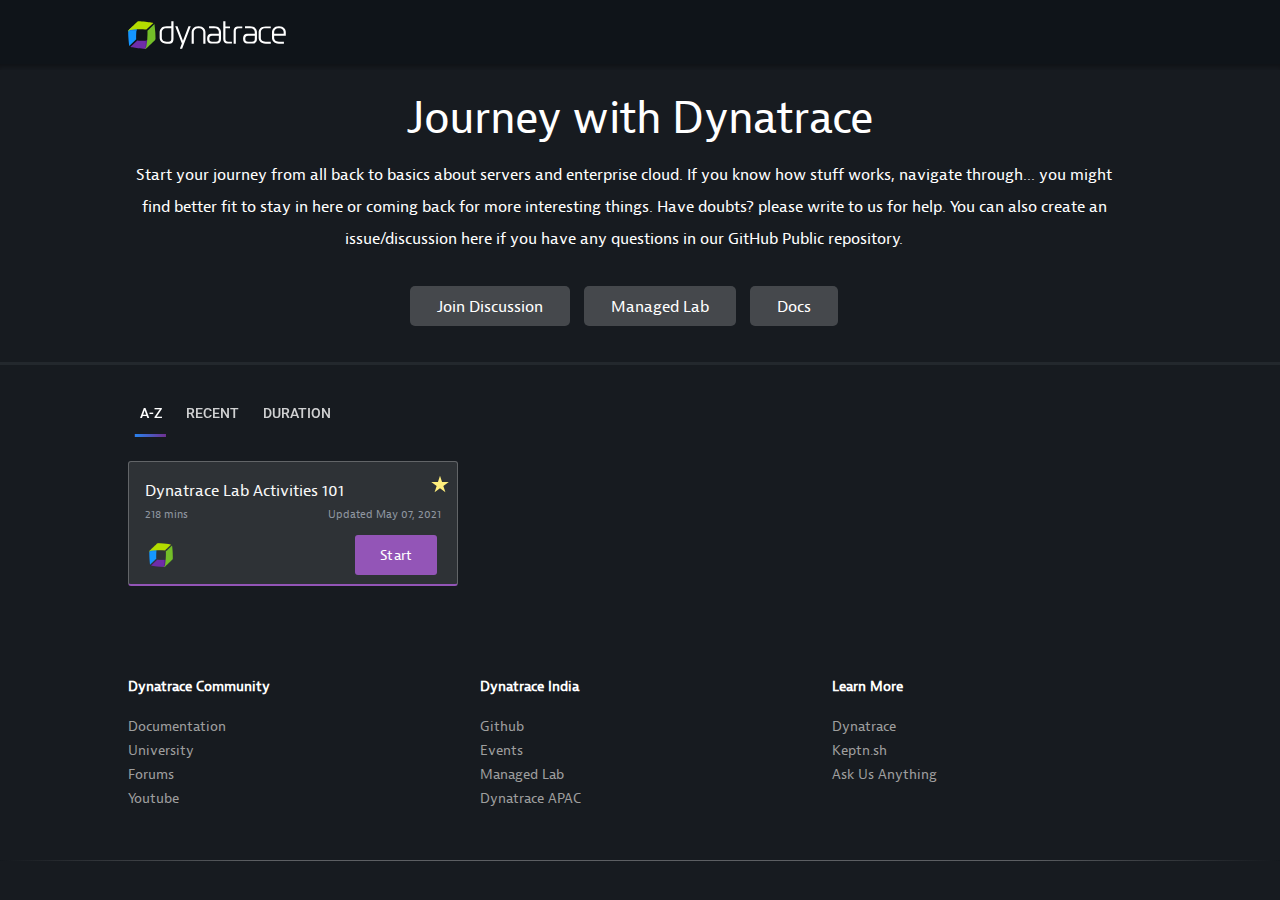
<file: index.html>
<!DOCTYPE html>
<html lang="en">

<head>
    <meta charset="utf-8">
    <meta name="description"
        content="Start your journey from all back to basics about servers and enterprise cloud. If you know how stuff works, navigate through... you might find better fit to stay in here or coming back for more interesting things. Have doubts? please email it to us at DT-IND-ES@dynatrace.com for help.">
    <meta name="viewport" content="width=device-width,initial-scale=1">
    <meta name="generator" content="Dynatrace">
    <meta name="application-name" content="Dynatrace India ACE Services">
    <!--Adding Monitoring Snippet-->
    <script type="text/javascript" src="https://trn567.dynatrace-managed.com:9999/jstag/managed/c08a8ab3-83c9-4efe-8903-73ed21722e70/6b617a3e7e9dd614_complete.js" crossorigin="anonymous"></script>
    <link rel="canonical" href="https://dynatrace-india.github.io/">
    <link rel="preconnect" href="https://www.google-analytics.com">
    <!-- Global site tag (gtag.js) - Google Analytics -->
    <script async src="https://www.googletagmanager.com/gtag/js?id=G-59D7VS39H4"></script>
    <script>
        window.dataLayer = window.dataLayer || [];
        function gtag() { dataLayer.push(arguments); }
        gtag('js', new Date());

        gtag('config', 'G-59D7VS39H4');
    </script>
    <title>Dynatrace India ACE</title>
    <link rel="stylesheet" href="/styles/main.css">
    <link rel="import" href="/elements/elements.html">
    <style is="custom-style">
        :root {
            --paper-tabs-selection-bar-color: currentcolor;

            --paper-input-container-underline: {
                display: none
            }

            ;
            --paper-input-container-underline-focus: {
                display: none
            }

            ;
        }
        .dropdown-filter {
            --paper-input-container: {
                background-color: #23282d;
                display: block;
                padding: 4px
            }
        }
    </style>
    <meta name="apple-mobile-web-app-capable" content="yes">
    <meta name="apple-mobile-web-app-status-bar-style" content="#455a64">
    <meta name="apple-mobile-web-app-title" content="Dynatrace">
    <!-- Favicons -->
    <link rel="apple-touch-icon" sizes="57x57" href="images/favicons/apple-icon-57x57.png">
    <link rel="apple-touch-icon" sizes="60x60" href="images/favicons/apple-icon-60x60.png">
    <link rel="apple-touch-icon" sizes="72x72" href="images/favicons/apple-icon-72x72.png">
    <link rel="apple-touch-icon" sizes="76x76" href="images/favicons/apple-icon-76x76.png">
    <link rel="apple-touch-icon" sizes="114x114" href="images/favicons/apple-icon-114x114.png">
    <link rel="apple-touch-icon" sizes="120x120" href="images/favicons/apple-icon-120x120.png">
    <link rel="apple-touch-icon" sizes="144x144" href="images/favicons/apple-icon-144x144.png">
    <link rel="apple-touch-icon" sizes="152x152" href="images/favicons/apple-icon-152x152.png">
    <link rel="apple-touch-icon" sizes="180x180" href="images/favicons/apple-icon-180x180.png">
    <link rel="icon" type="image/png" sizes="192x192" href="images/favicons/android-icon-192x192.png">
    <link rel="icon" type="image/png" sizes="32x32" href="images/favicons/favicon-32x32.png">
    <link rel="icon" type="image/png" sizes="96x96" href="images/favicons/favicon-96x96.png">
    <link rel="icon" type="image/png" sizes="16x16" href="images/favicons/favicon-16x16.png">
    <link rel="manifest" href="images/favicons/manifest.json">
    <meta name="msapplication-TileColor" content="#455a64">
    <meta name="msapplication-TileImage" content="images/favicons/ms-icon-144x144.png">

    <meta name="theme-color" content="#455a64">
    <meta name="og:type" property="og:type" content="website">
    <meta name="og:title" property="og:title" content="Dynatrace">
    <meta name="og:description" property="og:description"
        content="Start your journey from all back to basics about servers and enterprise cloud. If you know how stuff works, navigate through... you might find better fit to stay in here or coming back for more interesting things. Have doubts? please email it to us at DT-IND-ES@dynatrace.com for help.">
    <meta name="og:url" property="og:url" content="https://dynatrace-india.github.io/">
    <meta name="og:site_name" property="og:site_name" content="India Transform Labs">
    <meta name="og:determiner" property="og:determiner" content="the">
    <meta name="og:locale" property="og:locale" content="en_US">
    <meta name="og:image" property="og:image" content="/images/og-image.png">
    <meta name="og:image:url" property="og:image:url" content="/images/og-image.png">
    <meta name="og:image:type" property="og:image:type" content="image/png">
    <meta name="og:image:width" property="og:image:width" content="1200">
    <meta name="og:image:height" property="og:image:height" content="1200">
    <meta name="og:image:alt" property="og:image:alt" content="Dynatrace">
    <meta name="twitter:card" property="twitter:card" content="summary_large_image">
    <meta name="twitter:title" property="twitter:title" content="Dynatrace">
    <meta name="twitter:description" property="twitter:description"
        content="Start your journey from all back to basics about servers and enterprise cloud. If you know how stuff works, navigate through... you might find better fit to stay in here or coming back for more interesting things. Have doubts? please email it to us at DT-IND-ES@dynatrace.com for help.">
    <meta name="twitter:image" property="twitter:image" content="/images/og-image.png">
    <meta name="twitter:url" property="twitter:url" content="https://dynatrace-india.github.io/">
</head>

<body id="app" is="body-bind" class="loading fullbleed">
    <paper-header-panel id="main" mode="standard" main>
        <div id="mainToolbar" class="paper-header">
            <div class="site-width layout horizontal">
                <a href="/">
                    <img src="/images/dynatrace-logo.svg" class="logo-devs" alt="Dynatrace Logo">
                </a>
            </div>
        </div>
        <header id="banner" down$="[[_toBoolean(selectedFilter)]]">
            <div class="site-width">
                <h2 class="banner-title" style="text-align: center;">Journey with Dynatrace</h2>
                <div class="banner-description" data-filter-selected$="[[_toBoolean(selectedFilter)]]">
                    <p class="banner-info" style="text-align: center;">
                        Start your journey from all back to basics about servers and enterprise cloud. If you know how
                        stuff works, navigate through... you might find better fit to stay in here or coming back for
                        more interesting things. Have doubts? please write to us for help. You can also
                        create an issue/discussion here if you have any questions in our GitHub Public repository.
                        <br>
                        <!--Coming Soon
                        <a href="" class="button">Team</a>
                        <a href="" class="button">Experiences & Talks</a>
                        <a href="" class="button">Workshops & Trainings</a>
                        <a href="" class="button">Podcast</a>
                        -->
                        <a href="https://github.com/Dynatrace-India/Dynatrace-Training" class="button button-with-icon button-white">
                            Join Discussion
                        </a>
                        <a href="https://lab.dt-transform.com" class="button button-with-icon button-white">
                            Managed Lab
                        </a>
                        <a href="https://dt-transform.com/docs" class="button button-with-icon button-white">
                            Docs
                        </a>
                    </p>
                </div>
            </div>
        </header>
        <main>

            <div id="filters" class="site-width layout horizontal center justified">

                <div id="sortby">
                    <paper-tabs selected="0" noink on-iron-activate="sortBy">
                        <paper-tab>A-Z</paper-tab>
                        <paper-tab>Recent</paper-tab>
                        <paper-tab>Duration</paper-tab>
                    </paper-tabs>
                </div>
                <!--
                <paper-dropdown-menu label="Filter by category" class="dropdown-filter" no-label-float noink no-animations>
                    <paper-listbox id="categorylist" slot="dropdown-content" class="dropdown-content" on-iron-activate="onCategoryActivate" attr-for-selected="filter">
                        <paper-item filter="adv-obs">adv-obs</paper-item>
                        <paper-item filter="autonomous-cloud">autonomous-cloud</paper-item>
                        <paper-item filter="bizops">bizops</paper-item>
                        <paper-item filter="dem">dem</paper-item>
                        <paper-item filter="get-started">get-started</paper-item>
                        <paper-item filter="kubernetes">kubernetes</paper-item>
                        <paper-item filter="kubernetes-gke">kubernetes-gke</paper-item>
                    </paper-listbox>
                </paper-dropdown-menu>
                -->

            </div>

            <card-sorter id="cards" class="site-width">
                <!--
                <a href="https://interact.dynatrace.com/" on-tap="navigate" class="codelab-card category-apps-microservices" data-category="apps-microservices" data-title="Apps And Microservices Demo" data-duration="136" data-updated="2020-07-28T15:48:24+10:00" data-tags="apps-microservices" data-pin="1">
                    <div class="description">Apps & Microservices</div>
                    <div class="card-duration">
                        <span>INTERACTIVE DEMO</span>
                        <span></span>
                    </div>
                    <div class="card-footer">
                        <div class="category-icon apps-microservices-icon"></div>
                        <paper-button class="apps-microservices-bg">Start</paper-button>
                    </div>
                </a>


                <a href="https://interact.dynatrace.com/infrastructure-demo/p/1" on-tap="navigate" class="codelab-card category-infrastructure" data-category="apps-microservices" data-title="Apps And Microservices Demo" data-duration="136" data-updated="2020-07-28T15:48:24+10:00" data-tags="apps-microservices" data-pin="1">
                    <div class="description">Infrastructure</div>
                    <div class="card-duration">
                        <span>INTERACTIVE DEMO</span>
                        <span></span>
                    </div>
                    <div class="card-footer">
                        <div class="category-icon infrastructure-icon"></div>
                        <paper-button class="infrastructure-bg">Start</paper-button>
                    </div>
                </a>
                <a href="https://interact.dynatrace.com/davis-explained/p/1" on-tap="navigate" class="codelab-card category-davis" data-category="apps-microservices" data-title="Apps And Microservices Demo" data-duration="136" data-updated="2020-07-28T15:48:24+10:00" data-tags="apps-microservices" data-pin="1">
                    <div class="description">Dynatrace DAVIS Explained</div>
                    <div class="card-duration">
                        <span>INTERACTIVE DEMO</span>
                        <span></span>
                    </div>
                    <div class="card-footer">
                        <div class="category-icon davis-icon"></div>
                        <paper-button class="davis-bg">Start</paper-button>
                    </div>
                </a>
                -->
                <a href="/trainings/dynatrace-basics-activities-101/" on-tap="navigate"
                    class="codelab-card category-get-started" data-category="get-started"
                    data-title="Dynatrace Lab Activities 101" data-duration="15"
                    data-updated="2021-05-02T11:47:49+05:30" data-tags="microlab" data-pin="1">
                    <div class="card-pin"></div>
                    <div class="description">Dynatrace Lab Activities 101</div>
                    <div class="card-duration">
                        <span>218 mins </span>
                        <span>Updated May 07, 2021</span>
                    </div>
                    <div class="card-footer">
                        <div class="category-icon get-started-icon"></div>
                        <paper-button class="get-started-bg">Start</paper-button>
                    </div>
                </a>
                <!--
                <a href="/workshops/advanced-observability/index.html?index=..%2F..index" on-tap="navigate" class="codelab-card category-adv-obs" data-category="adv-obs" data-title="Advanced Observability with Dynatrace" data-duration="64" data-updated="2020-10-02T11:58:04+10:00" data-tags="adv-obs" data-pin="">
                    <div class="description">Advanced Observability with Dynatrace</div>
                    <div class="card-duration">
                        <span>64 min </span>
                        <span>Updated Oct 2, 2020</span>
                    </div>
                    <div class="card-footer">
                        <div class="category-icon adv-obs-icon"></div>
                        <paper-button class="adv-obs-bg">Start</paper-button>
                    </div>
                </a>
                <a href="/workshops/autonomous-cloud/index.html?index=..%2F..index" on-tap="navigate" class="codelab-card category-autonomous-cloud" data-category="autonomous-cloud" data-title="Autonomous Cloud with Dynatrace" data-duration="119" data-updated="2020-07-23T16:32:52+10:00" data-tags="autonomous-cloud" data-pin="">
                    <div class="description">Autonomous Cloud with Dynatrace</div>
                    <div class="card-duration">
                        <span>119 min </span>
                        <span>Updated Jul 23, 2020</span>
                    </div>
                    <div class="card-footer">
                        <div class="category-icon autonomous-cloud-icon"></div>
                        <paper-button class="autonomous-cloud-bg">Start</paper-button>
                    </div>
                </a>
                <a href="/workshops/bizops/index.html?index=..%2F..index" on-tap="navigate" class="codelab-card category-bizops" data-category="bizops" data-title="BizOps with Dynatrace" data-duration="136" data-updated="2020-07-28T15:48:24+10:00" data-tags="bizops" data-pin="">
                    <div class="description">BizOps with Dynatrace</div>
                    <div class="card-duration">
                        <span>136 min </span>
                        <span>Updated Jul 28, 2020</span>
                    </div>
                    <div class="card-footer">
                        <div class="category-icon bizops-icon"></div>
                        <paper-button class="bizops-bg">Start</paper-button>
                    </div>
                </a>
                <a href="/workshops/dem/index.html?index=..%2F..index" on-tap="navigate" class="codelab-card category-dem" data-category="dem" data-title="Digital Experience Management with Dynatrace" data-duration="79" data-updated="2021-04-20T10:59:28+10:00" data-tags="dem" data-pin="">
                    <div class="description">Digital Experience Management with Dynatrace</div>
                    <div class="card-duration">
                        <span>79 min </span>
                        <span>Updated Apr 20, 2021</span>
                    </div>
                    <div class="card-footer">
                        <div class="category-icon dem-icon"></div>
                        <paper-button class="dem-bg">Start</paper-button>
                    </div>
                </a>
                <a href="/workshops/kubernetes/index.html?index=..%2F..index" on-tap="navigate" class="codelab-card category-kubernetes" data-category="kubernetes" data-title="Dynatrace with Kubernetes" data-duration="84" data-updated="2020-08-26T14:45:15+10:00" data-tags="kubernetes" data-pin="">
                    <div class="description">Dynatrace with Kubernetes</div>
                    <div class="card-duration">
                        <span>84 min </span>
                        <span>Updated Aug 26, 2020</span>
                    </div>
                    <div class="card-footer">
                        <div class="category-icon kubernetes-icon"></div>
                        <paper-button class="kubernetes-bg">Start</paper-button>
                    </div>
                </a>
                <a href="/workshops/kubernetes-gke/index.html?index=..%2F..index" on-tap="navigate" class="codelab-card category-kubernetes-gke" data-category="kubernetes-gke" data-title="Dynatrace with Kubernetes on GKE" data-duration="34" data-updated="2020-08-26T14:45:15+10:00" data-tags="kubernetes" data-pin="">
                    <div class="description">Dynatrace with Kubernetes on GKE</div>
                    <div class="card-duration">
                        <span>34 min </span>
                        <span>Updated Aug 26, 2020</span>
                    </div>
                    <div class="card-footer">
                        <div class="category-icon kubernetes-gke-icon"></div>
                        <paper-button class="kubernetes-gke-bg">Start</paper-button>
                    </div>
                </a>
                -->

            </card-sorter>
            <div id="loading-placeholder" class="site-width">
                Loading Codelabs, please wait...
            </div>
        </main>
        <footer id="footer">
            <div class="footer-wrapper site-width">
                <div class="link-list">
                    <label>Dynatrace Community</label>
                    <ul>
                        <li><a href="https://help.dynatrace.com/">Documentation</a></li>
                        <li><a href="https://university.dynatrace.com/">University</a></li>
                        <li><a href="https://community.dynatrace.com/">Forums</a></li>
                        <li><a href="https://www.youtube.com/c/dynatrace">Youtube</a></li>
                    </ul>
                </div>
                <div class="link-list">
                    <label>Dynatrace India</label>
                    <ul>
                        <li><a href="https://github.com/Dynatrace-India">Github</a></li>
                        <li><a href="https://www.dynatrace.com/news/?region=apac&post_type=event">Events</a></li>
                        <li><a
                                href="https://dt-transform.com">Managed Lab</a>
                        </li>
                        <li><a href="https://dynatrace-apac.github.io">Dynatrace APAC</a></li>
                    </ul>
                </div>
                <div class="link-list">
                    <label>Learn More</label>
                    <ul>
                        <li><a href="https://www.dynatrace.com/">Dynatrace</a></li>
                        <li><a href="https://www.keptn.sh/">Keptn.sh</a></li>
                        <li><a href="https://github.com/Dynatrace-India/Dynatrace-Training">Ask Us Anything</a></li>
                    </ul>
                </div>
            </div>
        </footer>
        <div class="footerbar">
            <hr>
            <div class="site-width layout horizontal center justified">
                <span>
                    <a href="https://www.dynatrace.com/company/trust-center/terms-of-use/">Terms</a>
                    &nbsp; | &nbsp;
                    <a
                        href="https://www.dynatrace.com/support/help/how-to-use-dynatrace/data-privacy-and-security/data-privacy/">Privacy</a>
                </span>
            </div>
            <div class="site-width layout horizontal justified">
                <span>
                    Built by <b>Dynatrace India Transform Team</b>
                </span>
            </div>
        </div>
    </paper-header-panel>
    <script src="/scripts/main.js"></script>
</body>

</html>
</file>
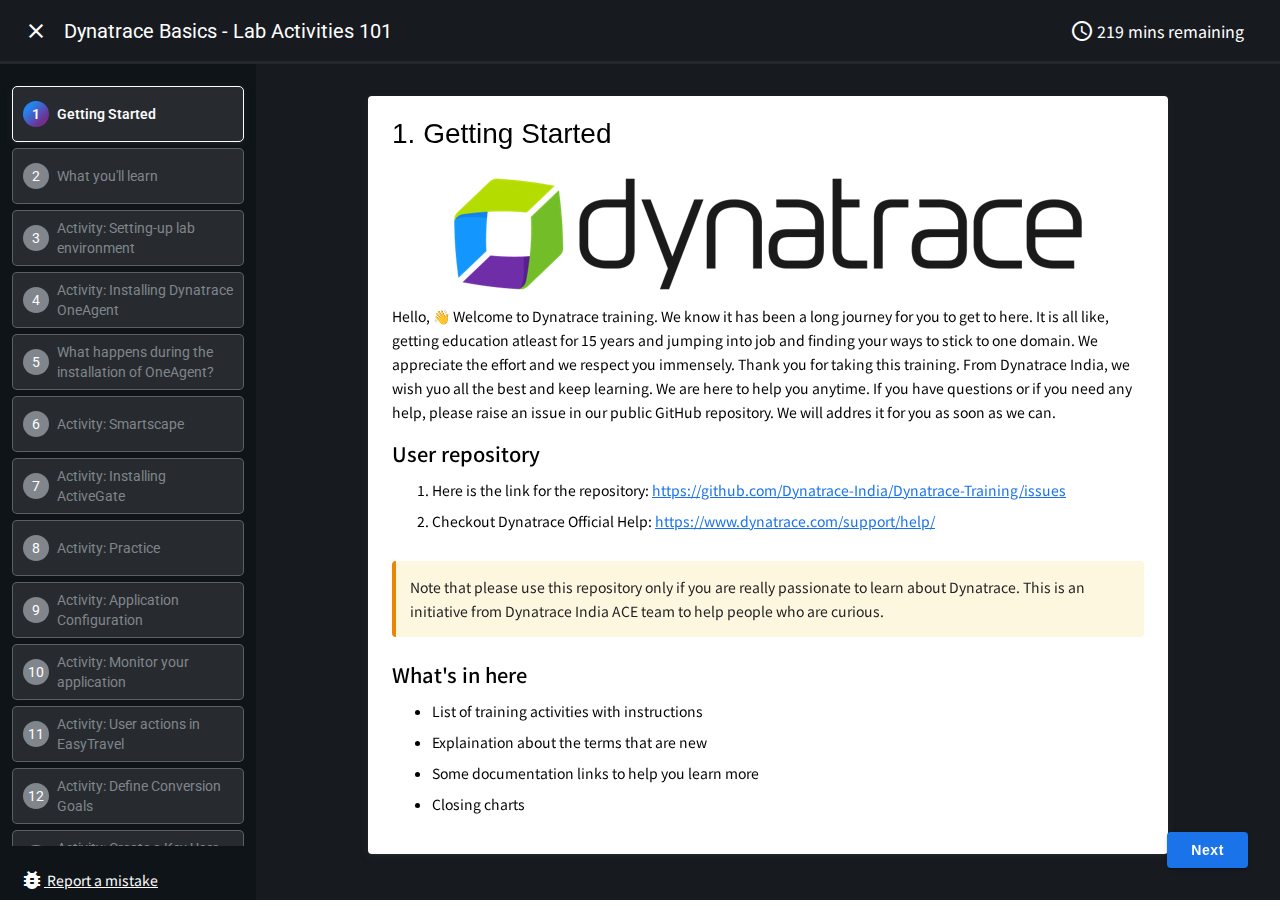
<file: trainings/dynatrace-basics-activities-101/index.html>
<!doctype html>

<html>

<head>
  <meta name="viewport" content="width=device-width, minimum-scale=1.0, initial-scale=1.0, user-scalable=yes">
  <meta name="theme-color" content="#4F7DC9">
  <meta charset="UTF-8">
  <!--Adding Monitoring Snippet-->
  <script type="text/javascript"
    src="https://trn567.dynatrace-managed.com:9999/jstag/managed/c08a8ab3-83c9-4efe-8903-73ed21722e70/6b617a3e7e9dd614_complete.js"
    crossorigin="anonymous"></script>

  <link rel="preconnect" href="https://www.google-analytics.com">
  <!-- Global site tag (gtag.js) - Google Analytics -->
  <script async src="https://www.googletagmanager.com/gtag/js?id=G-59D7VS39H4"></script>
  <script>
    window.dataLayer = window.dataLayer || [];
    function gtag() { dataLayer.push(arguments); }
    gtag('js', new Date());

    gtag('config', 'G-59D7VS39H4');
  </script>


  <link rel="stylesheet" href="../../elements/codelab-elements/codelab-elements.css">
  <link href="https://fonts.googleapis.com/css2?family=Noto+Sans+JP:wght@400;500;700&display=swap" rel="stylesheet">

  <!-- Favicons -->
  <link rel="apple-touch-icon" sizes="57x57" href="images/favicons/apple-icon-57x57.png">
  <link rel="apple-touch-icon" sizes="60x60" href="images/favicons/apple-icon-60x60.png">
  <link rel="apple-touch-icon" sizes="72x72" href="images/favicons/apple-icon-72x72.png">
  <link rel="apple-touch-icon" sizes="76x76" href="images/favicons/apple-icon-76x76.png">
  <link rel="apple-touch-icon" sizes="114x114" href="images/favicons/apple-icon-114x114.png">
  <link rel="apple-touch-icon" sizes="120x120" href="images/favicons/apple-icon-120x120.png">
  <link rel="apple-touch-icon" sizes="144x144" href="images/favicons/apple-icon-144x144.png">
  <link rel="apple-touch-icon" sizes="152x152" href="images/favicons/apple-icon-152x152.png">
  <link rel="apple-touch-icon" sizes="180x180" href="images/favicons/apple-icon-180x180.png">
  <link rel="icon" type="image/png" sizes="192x192" href="images/favicons/android-icon-192x192.png">
  <link rel="icon" type="image/png" sizes="32x32" href="images/favicons/favicon-32x32.png">
  <link rel="icon" type="image/png" sizes="96x96" href="images/favicons/favicon-96x96.png">
  <link rel="icon" type="image/png" sizes="16x16" href="images/favicons/favicon-16x16.png">
  <link rel="manifest" href="images/favicons/manifest.json">
  <meta name="msapplication-TileColor" content="#455a64">
  <meta name="msapplication-TileImage" content="images/favicons/ms-icon-144x144.png">
  <title>Dynatrace Basics - Lab Activities 101</title>
  <link rel="stylesheet"
    href="//fonts.googleapis.com/css?family=Source+Code+Pro:400|Roboto:400,300,400italic,500,700|Roboto+Mono">
  <link rel="stylesheet" href="//fonts.googleapis.com/icon?family=Material+Icons">
  <style>
    .success {
      color: #1e8e3e;
    }

    .error {
      color: red;
    }

    body {
      font-family: 'Noto Sans JP', sans-serif;
    }

    h1 h2 h3 {
      font-family: 'Noto Sans JP', sans-serif;
      font-weight: 700;
    }
  </style>
</head>

<body>
  <google-codelab-analytics gaid="UA-49880327-14"></google-codelab-analytics>
  <google-codelab codelab-gaid="G-59D7VS39H4" id="dynatrace-basics-activities-101"
    title="Dynatrace Basics - Lab Activities 101" environment="web"
    feedback-link="https://github.com/Dynatrace-India/dynatrace-india.github.io/issues">

    <google-codelab-step label="Getting Started" duration="2">
      <p class="image-container"><img alt="dynatrace-logo" src="img\ffc109b4606e0e0a.png"></p>
      <p>Hello, 👋 Welcome to Dynatrace training. We know it has been a long journey for you to get to here. It is all
        like, getting education atleast for 15 years and jumping into job and finding your ways to stick to one domain.
        We appreciate the effort and we respect you immensely. Thank you for taking this training. From Dynatrace India,
        we wish yuo all the best and keep learning. We are here to help you anytime. If you have questions or if you
        need any help, please raise an issue in our public GitHub repository. We will addres it for you as soon as we
        can.</p>
      <h2 is-upgraded>User repository</h2>
      <ol type="1">
        <li>Here is the link for the repository: <a href="https://github.com/Dynatrace-India/Dynatrace-Training/issues"
            target="_blank">https://github.com/Dynatrace-India/Dynatrace-Training/issues</a></li>
        <li>Checkout Dynatrace Official Help: <a href="https://www.dynatrace.com/support/help/"
            target="_blank">https://www.dynatrace.com/support/help/</a></li>
      </ol>
      <aside class="warning">
        <p>Note that please use this repository only if you are really passionate to learn about Dynatrace. This is an
          initiative from Dynatrace India ACE team to help people who are curious.</p>
      </aside>
      <h2 is-upgraded>What&#39;s in here</h2>
      <ul>
        <li>List of training activities with instructions</li>
        <li>Explaination about the terms that are new</li>
        <li>Some documentation links to help you learn more</li>
        <li>Closing charts</li>
      </ul>


    </google-codelab-step>

    <google-codelab-step label="What you&#39;ll learn" duration="1">
      <h2 is-upgraded>List of activities</h2>
      <ol type="1">
        <li>Setting Up Lab Environment</li>
        <li>Activity: Install Dynatrace OneAgent</li>
        <li>What happens during the installation of OneAgent?</li>
        <li>Activity: Smartscape</li>
        <li>Activity: Installing activeGate</li>
        <li>Activity: Practice</li>
        <li>Activity: Application configuration</li>
        <li>Activity: User actions in EasyTravel</li>
        <li>Activity: Define Conversion Goals</li>
        <li>Activity: Create a Browser Monitor</li>
        <li>Activity: Create an Clickpath Monitor</li>
        <li>Activity: Install a Synthetic-enabled ActiveGate</li>
        <li>Activity: Add a private location</li>
        <li>Activity: Automatic Tagging</li>
        <li>Activity: Create a User Tag</li>
        <li>Activity: Create an alert profile and email integration</li>
        <li>Activity: Add a custom chart</li>
        <li>Activity: Create a service naming rule</li>
        <li>Activity: Create a host naming rule</li>
        <li>Activity: Create a maintenance window</li>
        <li>Activity: Creating Management Zones</li>
      </ol>


    </google-codelab-step>

    <google-codelab-step label="Activity: Setting-up lab environment" duration="10">
      <p>In this training lab, we have provided you with 2 VMs which will be used for lab activities. Hence, before
        starting the training please get to know your credentials and that are sent to you to your email personally
        along with RDP files to connect to VMs.</p>
      <h2 is-upgraded>Lab Activity</h2>
      <ol type="1">
        <li>Sign in to your mail box and find an email with RDP files and password to access them.</li>
        <li>Once login is complete, use another email that you have received from
          <strong>notifications-dynatrace</strong> and login to dedicated Dynatrace environment for training.</li>
        <li>If you want to access anytime after setting password to your DT Environment, please use this link <a
            href="https://dt-transform.com" target="_blank">https://dt-transform.com</a></li>
        <li>Raise your hand if you are able to set up environment and access virtual machines.</li>
        <li>Using this link, <a
            href="https://community.dynatrace.com/community/display/DL/Demo+Applications+-+easyTravel#DemoApplications-easyTravel-Download(Installer+License"
            target="_blank">EasyTravel</a>) please download Windows version of the application (x64) and install it in
          both your VMs.</li>
        <li>Start easyTravel via the UI, clicking on Dynatrace Production Standard.</li>
        <li>This will ensure that the application is running. you can make sure by visiting the site the is shown in the
          window of EasyTravel.</li>
        <li>Congratulations! Now you are ready to implement and move forward with the training.</li>
      </ol>


    </google-codelab-step>

    <google-codelab-step label="Activity: Installing Dynatrace OneAgent" duration="15">
      <h2 is-upgraded>Accessing Dynatrace Environment</h2>
      <ul>
        <li>Access your environment by going to this link, <a href="https://bit.ly/dt-transform"
            target="_blank">https://bit.ly/dt-transform</a></li>
        <li>Login with your credentials</li>
        <li>Go to Dynatrace Hub</li>
      </ul>
      <h2 is-upgraded>Installing OneAgent</h2>
      <ul>
        <li>In Dynatrace Hub, search for OneAgent and click on the card to access OneAgent details page</li>
        <li>Click on Download OneAgent button and it will take you to the screen where you have to choose the OS.</li>
        <li>Go ahead and select Windows.</li>
        <li>Download the installer. There are two options: <ul>
            <li>Click the Download Installer button to download the Windows installer (EXE file) for single-server
              installation.</li>
            <li>The OneAgent Windows EXE installer is preconfigured for your environment. If you need to customize it,
              you can add add the installation parameters at a Windows command line. You can also add the
              <code>--set-param=&lt;value&gt;</code> parameters on the Configure OneAgent settings installer screen.
            </li>
            <li>For more information, see Customize OneAgent installation on Windows</li>
          </ul>
        </li>
      </ul>
      <p class="image-container"><img alt="OneAgent_Installation_Screen" src="img\30763d601ef44e23.png"></p>
      <ul>
        <li>Run the executable file and follow the displayed instructions. If your environment is segmented, for example
          into development and production, consider organizing your hosts into host groups. To do this, select the Set
          host group for this host option and provide a name. If the name you enter exists already, the host will be
          added to the group with this name. If you provide a new name, a new host group will be created. The EXE
          installer provides a quiet mode. Simply use it with command-line <code>--quiet</code> parameter.</li>
        <li>Restart all processes that you want to monitor. You&#39;ll be prompted with a list of the processes that
          need to be restarted. Note that you can restart your processes at any time, even during your
          organization&#39;s next planned maintenance period. Though until all processes have been restarted, you&#39;ll
          only see a limited set of metrics, for example CPU or memory consumption.</li>
      </ul>
      <h2 is-upgraded>Next steps</h2>
      <ul>
        <li>Access the Deployment Status screen.</li>
        <li>Stop and restart easyTravel UI.</li>
      </ul>


    </google-codelab-step>

    <google-codelab-step label="What happens during the installation of OneAgent?" duration="0">
      <p>During the installation process, the installer</p>
      <ul>
        <li>Installs executable code and libraries that are used by OneAgent.</li>
        <li>Creates entries in the Windows Registry that start OneAgent as a SYSTEM service. Additionally, the
          oneagentmon device and WinPcap are installed to allow better integration with the operating system and to
          facilitate the capture of network statistics.</li>
        <li>Checks the system&#39;s global proxy settings.</li>
        <li>Checks for a connection to Dynatrace Server or ActiveGate (if you installed ActiveGate and downloaded the
          OneAgent installer after ActiveGate was connected to Dynatrace).</li>
        <li><code>OneAgent 1.193 and earlier</code> Creates its own user (dtuser) to run OneAgent extensions. This user
          is a member of the Performance Monitoring Users group, and can only log in as a service. The password is
          randomly generated during installation and stored encrypted. You can&#39;t change the password. For security
          purposes, the dtuser is not allowed to: <ul>
            <li>Access computer from the network.</li>
            <li>Log in as a batch job.</li>
            <li>Log in locally.</li>
            <li>Log in through Remote Desktop Services.</li>
            <li>The dtuser is required for Dynatrace to operate properly, therefore you must not delete it. If, for some
              reason, the dtuser was deleted, next update will recreate it.</li>
          </ul>
        </li>
        <li><code>OneAgent 1.195+</code> For fresh OneAgent 1.195+ installations, the default
          <code>LocalSystem account</code> is used to run OneAgent extensions. For a summarized view of the changes made
          to your system by OneAgent installation, see <a
            href="https://www.dynatrace.com/support/help/technology-support/operating-systems/windows/installation/oneagent-security-windows/"
            target="_blank">OneAgent security on Windows</a>.</li>
      </ul>
      <aside class="special">
        <p>For more details on the installation, please go through this link from Dynatrace help on <a
            href="https://www.dynatrace.com/support/help/technology-support/operating-systems/windows/installation/install-oneagent-on-windows/#expand-what-happens-during-installation-3846"
            target="_blank">Install OneAgent on Windows</a></p>
      </aside>


    </google-codelab-step>

    <google-codelab-step label="Activity: Smartscape" duration="10">
      <p class="image-container"><img alt="Smartscape" src="img\70117a9990730970.png"></p>
      <ul>
        <li>Select a host. Observe the processes associated with the host selected.</li>
        <li>Select the Apache Tomcat process. Note how many services are attached.</li>
        <li>Click a service. Note the difference in the Smartscape.</li>
        <li>Click the arrow. The Services Overview page displays.</li>
        <li>Click Smartscape view.</li>
      </ul>
      <aside class="special">
        <p>For more instructions on Smartscape, please go through Dynatrace help on <a
            href="https://www.dynatrace.com/support/help/how-to-use-dynatrace/smartscape/"
            target="_blank">Smartscape</a>.</p>
      </aside>


    </google-codelab-step>

    <google-codelab-step label="Activity: Installing ActiveGate" duration="10">
      <ul>
        <li>Navigate to Dynatrace Hub &gt; ActiveGate &gt; Install ActiveGate &gt; Windows</li>
        <li>Download the Installer - Windows.</li>
        <li>Run the installer on the host(s) where the ActiveGate(s) will run.</li>
        <li>ActiveGate Runs within your data center <ul>
            <li>For Agent traffic bundling</li>
            <li>For remote plugin execution</li>
            <li>Storing memory dumps</li>
          </ul>
        </li>
        <li>Already connected Agents automatically reroute through AG when found.</li>
      </ul>
      <aside class="special">
        <p>For more details on Installation of ActiveGate, visit this link <a
            href="https://www.dynatrace.com/support/help/setup-and-configuration/dynatrace-activegate/installation/windows/windows-install-an-environment-activegate/"
            target="_blank">Install an Environment ActiveGate on Windows</a></p>
      </aside>


    </google-codelab-step>

    <google-codelab-step label="Activity: Practice" duration="10">
      <ul>
        <li>Navigate to the Home Dashboard</li>
        <li>Access the tiles available, and record what you are able to view.</li>
        <li>Filter the dashboard based on the last 1 hour. Notice how the dashboard data changes.</li>
        <li>Access the Smartscape from the Dashboard, locate easyTravel and note the services, processes, hosts, and
          data centers connected.</li>
        <li>Access an Apache Tomcat host via the home dashboard. Note the CPU usage.</li>
      </ul>


    </google-codelab-step>

    <google-codelab-step label="Activity: Application Configuration" duration="15">
      <h2 is-upgraded>Steps</h2>
      <ul>
        <li>Go to <code>Settings</code> -&gt; <code>Web &amp; mobile monitoring</code> -&gt;
          <code>Application detection &amp; RUM</code></li>
        <li>Under Application detection rules, click Create application detection rule</li>
        <li>Set the following: <ul>
            <li>New application</li>
            <li>Provide a name. e.g. <code>&#34;EasyTravel - Production&#34;</code></li>
            <li>&#34;If the URL&#34; and &#34;contains...&#34; followed by the URL of your Windows VM</li>
          </ul>
        </li>
        <li>Repeat the steps for another Application detection rule <ul>
            <li>New application</li>
            <li>Provide a name. e.g. <code>&#34;EasyTravel - Development&#34;</code></li>
            <li>&#34;If the URL&#34; and &#34;contains...&#34; followed by the URL of your Windows VM</li>
          </ul>
        </li>
      </ul>
      <p class="image-container"><img alt="Application rule detection Image" src="img\bebb08b98764a7b2.png"></p>
      <h2 is-upgraded>Alternate way</h2>
      <ul>
        <li>You can also create an application in a pretty straight forward way by visiting the
          <code>My web application</code>.</li>
        <li>Navigate to <code>Applications</code> from tyhe global menu</li>
        <li>Go to <code>My web application</code> and scroll through the bottom of the page and find the top 3 domains
          section.</li>
        <li>In here you will find all the domain names that Dynatrace detected.</li>
        <li>Click on <code>View full details</code></li>
        <li>In the Transfer domain column, use the arrow to expand the domain which you want to create application for,
        </li>
      </ul>
      <p class="image-container"><img alt="Top Domains" src="img\20434223b8631a.png"></p>
      <ul>
        <li>Click on <code>Create new application</code> and new application will be created with the domain name you
          selected.</li>
        <li>Navigate to the application and rename the application to <code>Easytravel - &lt;Environemnt&gt;</code></li>
      </ul>
      <aside class="special">
        <p>Please note that this feature of Creating new application is added by recent releasses and in this you can
          also map different domains and transfer them to the application.</p>
      </aside>


    </google-codelab-step>

    <google-codelab-step label="Activity: Monitor your application" duration="0">
      <p>Durattion: 15</p>
      <h2 is-upgraded>Monitor through</h2>
      <p class="image-container"><img alt="Real User Monitoring Dashboard" src="img\e7f231f2824af92c.png"></p>
      <ul>
        <li>Go to your <code>Real User Monitoring</code> dashboard. Take a moment to review the tiles and the
          information displayed.</li>
        <li>Drill into the Application health tile. <ul>
            <li>Review the information available in the table.</li>
            <li>Drill into the EasyTravel application. Review the tables and charts available.</li>
            <li>Click different options available under Load Actions/XHR actions such as:</li>
            <li>Median, slowest, fastest</li>
            <li>Show/hide options in the charts: User action duration, actions/ min</li>
            <li>Click to see ‘Compare to previous time frame&#39; and ‘Analyze performance&#39;</li>
            <li>Analyze different time frames by changing the global timeframe selector.</li>
          </ul>
        </li>
        <li>Return to the dashboard. What can you see in the Worldmap under Application Health? <ul>
            <li>What additional information can you see when you drill into the Worldmap?</li>
          </ul>
        </li>
        <li>Click Applications in the main navigation menu. Where has this taken you?</li>
        <li>Change from generated visits to manual visits in easyTravel.</li>
      </ul>
      <h2 is-upgraded>Enabling Framework monitoring</h2>
      <ul>
        <li>To enable framework monitoring like, AngularJS, ReactJs, jQuery and to capture XHR actions of your
          application, please follow the steps.</li>
        <li>Go to the application, click on <code>...</code> -&gt; <code>Edit</code> -&gt; <code>Capturing</code> -&gt;
          <code>Async web requests and SPAs</code>.</li>
        <li>Please enable the required frameworks support.</li>
        <li>Supported frameworks that require enabling will be shown there itself.</li>
        <li>Enable them and for generic support you need to enable <code>XmlHttpRequest</code> and <code>fetch()</code>
          and then save the settings.</li>
      </ul>
      <p class="image-container"><img alt="Frameworks" src="img\e2edd4972455d4ba.png"></p>
      <aside class="warning">
        <p>Please note that enabling frameworks support will increase the load time of the page and header value will
          increase. If you have any restrictions on injection of extra header due to security purpose in your
          organisation, take help from experts of refer the documentation, <a
            href="https://www.dynatrace.com/support/help/how-to-use-dynatrace/real-user-monitoring/#how-to-use-real-user-monitoring"
            target="_blank">Real User Monitoring</a></p>
      </aside>


    </google-codelab-step>

    <google-codelab-step label="Activity: User actions in EasyTravel" duration="5">
      <h2 is-upgraded>Validate User actions</h2>
      <ul>
        <li>Access easyTravel using the IP address provided.</li>
        <li>Search for and book a trip.</li>
        <li>Visit the EasyTravel URLs using your cell phone.</li>
        <li>Search for a second trip, review its contents and then leave the site.</li>
      </ul>
      <aside class="special">
        <p>Visiting EasyTravel from your handheld device will be tracked by Dynatrace as well. In application overview
          you can see the user visiting from mobile browsers.</p>
      </aside>


    </google-codelab-step>

    <google-codelab-step label="Activity: Define Conversion Goals" duration="5">
      <h2 is-upgraded>Defining goals</h2>
      <ul>
        <li>Access easyTravel and book a few trips using different user accounts.</li>
        <li>Create a conversion goal for a user booking a trip: <ul>
            <li>Name: <code>Trip Booked</code></li>
            <li>Type: <code>User Action</code></li>
            <li>Rule <code>applies to: Load actions</code></li>
            <li>Rule: <code>Page URL contains orange-booking-finish</code></li>
          </ul>
        </li>
        <li>Access easyTravel and book some additional trips.</li>
        <li>Filter user sessions by conversion goal.</li>
        <li>Drill down into the session, events and actions.</li>
      </ul>
      <aside class="warning">
        <p>In order to reflect conversion goals in the Dynatrace portal, you need to perform the complete transactions
          for atleast 5 times. After a while conversion goal will be reflected. This is useful in defining SLO in
          Dynatrace too.</p>
      </aside>


    </google-codelab-step>

    <google-codelab-step label="Activity: Create a Key User Action" duration="5">
      <h2 is-upgraded>Mark the action</h2>
      <ul>
        <li>Open your application.</li>
        <li>Find the Top 3 User Actions and look for the action Loading of page /orange-booking-finish.jsf <ul>
            <li>You may need to drill into &#34;View full details&#34; to find it in the list of Top 100 user actions.
            </li>
          </ul>
        </li>
        <li>Open the action and select &#34;Mark as key user action&#34;</li>
        <li>Pin the action to your Dashboard.</li>
      </ul>


    </google-codelab-step>

    <google-codelab-step label="Activity: Locate your user session data" duration="15">
      <h2 is-upgraded>See your data</h2>
      <ul>
        <li>In the main navigation menu, click User sessions.</li>
        <li>Review the data for the last 2 hours and then the last 30 minutes.</li>
        <li>Drill into a user session entry. Review the following by clicking in the graphic: <ul>
            <li>Location</li>
            <li>Type of devices used</li>
          </ul>
        </li>
        <li>Expand one of the sessions for this user. Hover over each point in the chart to review their action at that
          point.</li>
        <li>Click on one of the points to explore that action in more detail.</li>
        <li>While exploring the User sessions note: <ul>
            <li>How does the view change?</li>
            <li>What type of actions were performed?</li>
            <li>Was the user satisfied?</li>
          </ul>
        </li>
        <li>In a Load action, click <code>&#34;Perform waterfall analysis&#34;</code></li>
        <li>Explore the chart and the options available.</li>
      </ul>
      <aside class="special">
        <p>To know more about applications and how front end captures the we request timing in Waterfall analysis,
          please refer to the MDN docs on Web request timing, <a
            href="https://developer.mozilla.org/en-US/docs/Web/API/Navigation_timing_API" target="_blank">Navigation
            Timing API</a>. Also, please refer to the official Dynatrace Help on, <a
            href="https://www.dynatrace.com/support/help/how-to-use-dynatrace/real-user-monitoring/how-to-use-real-user-monitoring/web-applications/waterfall-analysis/"
            target="_blank">Waterfall analysis</a></p>
      </aside>


    </google-codelab-step>

    <google-codelab-step label="Activitiy: Build a DevOps Dashboard" duration="15">
      <h2 is-upgraded>Create a Dashboard</h2>
      <ol type="1">
        <li>Create a new dashboard called <code>&#34;DevOps&#34;</code></li>
        <li>Create a section called <code>&#34;Applications&#34;</code> and add the following tiles: <ul>
            <li><code>Application Health (number version)</code>, <code>Synthetic monitor health</code>,
              <code>Application Health (graph version)</code>, <code>Resources – Load Time</code></li>
            <li><code>Mobile App</code>, <code>Application</code>, <code>Browser monitor</code></li>
          </ul>
        </li>
        <li>Create a section called &#34;Services&#34; and add the following tiles: <ul>
            <li><code>Service health</code>, <code>Databases</code></li>
            <li>Select the top two services and add tiles for Service or request</li>
          </ul>
        </li>
        <li>Create a section called &#34;Infrastructure&#34; and add the following tiles: <ul>
            <li><code>Host health</code>, <code>Docker</code>, <code>Network Status</code>, <code>Network Metrics</code>
            </li>
          </ul>
        </li>
        <li>Save the dashboard.</li>
        <li>Return to your <code>Real User Monitoring</code> dashboard. Access your Key User Actions tile and pin it to
          your new dashboard.</li>
      </ol>


    </google-codelab-step>

    <google-codelab-step label="Activity: Create a Browser Monitor" duration="8">
      <h2 is-upgraded>Create Synthetic Monitor</h2>
      <ul>
        <li>Select Synthetic from the menu.</li>
        <li>Click Create a synthetic monitor.</li>
        <li>Click Create a browser monitor.</li>
        <li>On the Configure a synthetic monitor page, type in the URL you want to monitor and give it a unique name.
          Configure your monitor appropriately, including selecting the profile of your emulated device, choosing
          monitor frequency and locations, and other settings.</li>
        <li>Click view monitor summary.</li>
        <li>Click create browser monitor.</li>
      </ul>
      <p class="image-container"><img alt="Browser Synthetic Ovwerview" src="img\1d6fc3f4718a80d2.png"></p>


    </google-codelab-step>

    <google-codelab-step label="Activity: Create an Clickpath Monitor" duration="20">
      <h2 is-upgraded>Follow these steps</h2>
      <ol type="1">
        <li>Install the Dynatrace Synthetic Recorder extension <ul>
            <li>Select Synthetic from the navigation menu.</li>
            <li>Click <code>Create a synthetic monitor</code> &gt; <code>Create a browser monitor</code>.</li>
            <li>First-time users are asked to install the Chrome extension. Click
              <code>Install Dynatrace recorder</code> at the bottom of the page.</li>
            <li>On the extension page, click <code>Add to Chrome</code> &gt; <code>Add Extension</code>.</li>
            <li>Once the extension is added, please allow it in <code>Incognito mode</code> as well.</li>
          </ul>
        </li>
        <li>Navigate to Synthetic.</li>
        <li>Click <code>Create a synthetic monitor</code>.</li>
        <li>Click <code>Create a browser monitor</code>.</li>
        <li>Enter a valid URL.</li>
        <li>Check the default name for your clickpath on the Configure a browser monitor page.</li>
        <li>Record a browser clickpath. <ul>
            <li>Select <code>Synthetic</code> from the navigation menu.</li>
            <li>Click the <code>Create a synthetic monitor</code> button.</li>
            <li>Click <code>Create a browser monitor</code>.</li>
            <li>Enter a valid URL and check the default Name for your clickpath on the
              <code>Configure a browser monitor</code> page.</li>
          </ul>
        </li>
        <li>Continue to configure the monitor—device profile, frequency, monitoring locations, and other options such as
          cookies and automated login.</li>
        <li>Click Record clickpath.</li>
        <li>When done, click the Dynatrace extension icon on your browser&#39;s menu bar to see a list of recorded
          events and Finish recording.</li>
        <li>Playback your clickpath.</li>
      </ol>


    </google-codelab-step>

    <google-codelab-step label="Activity: Install a Synthetic-enabled ActiveGate" duration="15">
      <h2 is-upgraded>Installing ActiveGate with SYnthetic Enabled</h2>
      <ol type="1">
        <li>For Environment ActiveGate, from the navigation menu, select <code>Deploy Dynatrace</code> &gt;
          <code>Install ActiveGate</code>.</li>
        <li>Select the operating system and follow the on-screen instructions.</li>
        <li>For <code>What&#39;s the purpose of this ActiveGate?</code>, select Run synthetic monitors from a private
          location.</li>
        <li>Download the installer</li>
        <li>Install the ActiveGate in the VM/Machine using command line by pasting the command that is generated in the
          belo step of Installation page in Dynatrace.</li>
      </ol>


    </google-codelab-step>

    <google-codelab-step label="Activity: Add a private location" duration="5">
      <h2 is-upgraded>Add Synthetic Location</h2>
      <ul>
        <li>In the Dynatrace web UI, go to <code>Settings</code> &gt; <code>Web &amp; mobile monitoring</code> &gt;
          <code>Private synthetic locations</code>.</li>
        <li>Select <code>Create location</code>.</li>
        <li>Give your location a custom Name, for example <code>DT Training office</code>.</li>
        <li>Map it from an existing geographic location or add a new one. This is defined by Region, City, and
          Geographic coordinates.</li>
      </ul>
      <p class="image-container"><img alt="Adding Private Synthetic Location" src="img\5452f7a5bf549803.png"></p>
      <ul>
        <li>Add the <code>Synthetic-enabled ActiveGate</code> you&#39;ve just installed to the location.</li>
        <li>Select <code>Add</code>.</li>
        <li>Select <code>Save</code>`.</li>
        <li>Now you can change the location to the newly added private location in your Synthetic monitors from the ones
          you have created previously.</li>
      </ul>


    </google-codelab-step>

    <google-codelab-step label="Activity - Automatic Tagging" duration="5">
      <h2 is-upgraded>Tag all entities belongs to the Development</h2>
      <ul>
        <li>From the navigation menu, go to <code>Settings</code> &gt; <code>Tags</code> &gt;
          <code>Automatically Applied Tags</code></li>
        <li>Click on <code>Create tag</code></li>
        <li>Enter the name for the tag you want to apply</li>
        <li>Click on <code>Add a new rule</code></li>
      </ul>
      <p class="image-container"><img alt="Auto Tagging" src="img\a762c9b1356e50e3.png"></p>
      <ul>
        <li>Now we can add condition for the entities that are having host groups to tag with Development or Production.
          <ul>
            <li>In order to do that you can create multiple tags, so for now in this tag let&#39;s tag the entities of
              Development</li>
            <li>After creating this we need to follow the same process for production entities as well. <img
                alt="Auto Tag Rule" src="img\c35dd29a114b4253.png"></li>
            <li>Click on preview to view all the affected entities <img alt="Auto Tag Preview"
                src="img\c35dd29a114b4253.png"></li>
          </ul>
        </li>
        <li>Check out entities for the tag and Voila!!!! You have successfully created Automatic tagging rules.</li>
      </ul>


    </google-codelab-step>

    <google-codelab-step label="Activity: Create a User Tag" duration="5">
      <h2 is-upgraded>Tag a user in EasyTravel</h2>
      <ul>
        <li>From the navigation menu, click Applications.</li>
        <li>Select the application you want to configure.</li>
        <li>Click the Browse (...) button and select Edit.</li>
        <li>Click the User tags tab.</li>
        <li>Click Add tag (identifier) rule.</li>
        <li>From the Expression type to capture drop list, select CSS selector.</li>
        <li>Type the CSS selector value into the CSS selector field. <ul>
            <li>Enter: copied selector from the webpage <img alt="User Tagging" src="img\6e7c0f07608f4494.png"></li>
          </ul>
        </li>
        <li>Click Add tag (identifier) rule and then click Save.</li>
        <li>Wait for 4 to 5 minutes and see the tags are reflecting in user sessions</li>
      </ul>


    </google-codelab-step>

    <google-codelab-step label="Activity: Create an alert profile and email integration" duration="10">
      <h2 is-upgraded>Creating Alerting Profile</h2>
      <ul>
        <li>Go to <code>Settings</code> -&gt; <code>Alerting</code> -&gt; <code>Alerting Profiles</code>. <ul>
            <li>Create an Alerting Profile named &#34;easyTravel Support.&#34;</li>
            <li>Leave the Severity rules as the defaults, but spend a few minutes exploring the options.</li>
            <li>Also explore the options for creating event filters, but do not create one.</li>
          </ul>
        </li>
      </ul>
      <h3 is-upgraded>Severity Rules</h3>
      <p class="image-container"><img alt="Alerting Profile Severity Rules" src="img\156ba268603da591.png"></p>
      <aside class="special">
        <p>To configure severity rules, you need to understand the concept of problem severity levels. Please follow
          this Dynatrace help article to know more, <a
            href="https://www.dynatrace.com/support/help/how-to-use-dynatrace/problem-detection-and-analysis/basic-concepts/event-types/"
            target="_blank">Event Types</a></p>
      </aside>
      <ul>
        <li>Add required severity rules you want for the alerting profuile of you can refer the screenshot above for
          adding popular types</li>
        <li>Also delaying the problem alert can be done in Alerting profiles based on severity of the problem. For e.g.
          If the perticular host in the is not available or it got stopped due to outages, it is a priority one for us
          and there shouldn&#39;t be delay in alerting the problem but, in case of errors, we can delay the alerting to
          make sure we don&#39;t get notified for minute errors.</li>
      </ul>
      <h2 is-upgraded>Create an Email Integration</h2>
      <ul>
        <li>Go to <code>Settings</code> -&gt; <code>Integration</code> -&gt; <code>Problem notification</code>. <ul>
            <li>Set up a new e-mail notification to yourself.</li>
            <li>Review the options available for the Subject line and make changes if you&#39;d like.</li>
            <li>Selecting the Alerting profile just created.</li>
          </ul>
        </li>
      </ul>
      <aside class="special">
        <p>You can also add your own template that you have designed in HTML format to generalize the desifgn pattern of
          problem notification.</p>
      </aside>


    </google-codelab-step>

    <google-codelab-step label="Activity: Add a custom chart" duration="10">
      <h2 is-upgraded>Create a custom chart</h2>
      <ul>
        <li>Click <code>&#34;Create custom chart&#34;</code> in the navigation menu</li>
        <li>Select a <code>category</code>.</li>
        <li>Select a <code>metric</code>.</li>
        <li>Explore the chart options and filtering.</li>
        <li>Choose an option to Export the chart.</li>
        <li>When your chart is ready click <code>Pin to dashboard</code>.</li>
        <li>Select <code>DevOps</code> Dashboard we created in earlier session.</li>
        <li>View the chart tile on your Dashboard.</li>
        <li>Click to reopen the chart.</li>
      </ul>
      <p class="image-container"><img alt="Dashboard Custom Charts" src="img\cbf9acca76c7c614.png"></p>


    </google-codelab-step>

    <google-codelab-step label="Activity: Create a service naming rule" duration="5">
      <h2 is-upgraded>Create service name rule</h2>
      <ul>
        <li>Go to <code>Settings</code> -&gt; <code>Server-side monitoring</code> -&gt;
          <code>Service naming rules</code>.</li>
        <li>Click the <code>Add a new rule</code> button.</li>
        <li>Name your rule.</li>
        <li>Define the service name format including any static text string. <ul>
            <li>Example: <code>{Service:DetectedName} - {HostGroup:Name}</code></li>
          </ul>
        </li>
        <li>Add one or more Conditions to the rule. <ul>
            <li>Example: <code>Host group name</code> exists</li>
          </ul>
        </li>
        <li>Preview your service naming rule to see what the new name would be.</li>
      </ul>
      <p class="image-container"><img alt="Service Naming Rule" src="img\82cb655932012173.png"></p>


    </google-codelab-step>

    <google-codelab-step label="Activity: Create a host naming rule" duration="5">
      <h2 is-upgraded>Create host naming rule</h2>
      <ul>
        <li>Go to <code>Settings</code> -&gt; <code>Monitoring</code> -&gt; <code>Host Naming</code></li>
        <li>Enter a Rule name.</li>
        <li>Enter a rule in the <code>Host name format</code> field.</li>
        <li>Combine some text with a placeholder value <ul>
            <li>Tip: Try {Host:DetectedName} - {HostGroup:Name} {Host:IpAddress}</li>
          </ul>
        </li>
        <li>Try options for matching properties and conditions. <ul>
            <li>Tip: Try host group name exists</li>
          </ul>
        </li>
        <li>Preview the rule to see the matches and resultant name.</li>
        <li>Save the changes</li>
      </ul>
      <p class="image-container"><img alt="Host Naming" src="img\8c1b8f35580de87d.png"></p>


    </google-codelab-step>

    <google-codelab-step label="Activity: Create a maintenance window" duration="5">
      <h2 is-upgraded>Creating Maintenance window</h2>
      <ul>
        <li>Go to <code>Settings</code> -&gt; <code>Maintenance windows</code> -&gt;
          <code>Monitoring, alerting and availability</code></li>
        <li>Select the Type</li>
        <li>Define a recurring schedule (if needed)</li>
        <li>Specify the action: <ul>
            <li>Detect problems and alert</li>
            <li>Detect problems but don&#39;t alert</li>
            <li>Disable problem detection</li>
          </ul>
        </li>
        <li>Define the Scope</li>
        <li>Use the tag filter to assign maintenance windows to the entities that are tagged automatically using aut-tag
          rule. <ul>
            <li>Tip: In our case, it is <code>Development</code></li>
          </ul>
        </li>
        <li>Save the maintenance window.</li>
        <li>This also supports via API as well. If you havwe read-only access, yuo can use APIs to schedule maintenance
          window on the go using Postman or other tools.</li>
      </ul>
      <p class="image-container"><img alt="Maintenance Window" src="img\94ea0ab4c8ce99d7.png"></p>


    </google-codelab-step>

    <google-codelab-step label="Activity: Creating Management Zones" duration="5">
      <p>Management zones are comprised of rules that define which entities and dimensional data (such as metrics) can
        be accessed within each management zone. These rules are based on the powerful Dynatrace tagging engine and
        other criteria for including entities. In combination with user and group permissions, you can set up management
        zones to create multiple overlapping partitions in your environment to promote collaboration and security.</p>
      <h2 is-upgraded>Create Management zone</h2>
      <ul>
        <li>Go to Settings &gt; Preferences &gt; Management zones.</li>
        <li>Select Add new management zone. <img alt="Management Zone" src="img\13279cb741dfdddb.png"></li>
        <li>Provide a Management zone name.</li>
        <li>Create management-zone rules governing which entities and data are part of and accessible within the
          management zone. These rules are built upon the powerful Dynatrace tagging engine and other criteria. In the
          image below, you can see a number of rule examples that you can define to set up a management zone. <img
            alt="Created Management Zones" src="img\3a8875d69ad9be0b.png"></li>
      </ul>
      <h2 is-upgraded>Assign access rights to management zones</h2>
      <ul>
        <li>After you set up a management zone, it&#39;s time to define which user groups should have access to the
          management zone and at what level.</li>
      </ul>
      <h3 is-upgraded>Dynatrace SaaS</h3>
      <p>Go to your Accounts view. User and group permission controls are available when you sign in at
        https://account.dynatrace.com. You can also access Account settings from the User menu in the menu bar.</p>
      <aside class="special">
        <p>See <a
            href="https://www.dynatrace.com/support/help/how-to-use-dynatrace/management-zones/how-to-apply-management-zones/"
            target="_blank">How to apply management zones</a> and <a
            href="https://www.dynatrace.com/support/help/how-to-use-dynatrace/user-management-and-sso/manage-groups-and-permissions/"
            target="_blank">Manage user groups and permissions</a> for details.</p>
      </aside>
      <h3 is-upgraded>Dynatrace Managed</h3>
      <p>From the navigation menu of the Cluster Management Console, select <code>User authentication</code> &gt;
        <code>User groups</code> &gt; your user group to assign permissions.</p>
      <p class="image-container"><img alt="Assign MZs" src="img\cfea2b26e965a48.png"></p>


    </google-codelab-step>

    <google-codelab-step label="Wrapping-up the code lab" duration="3">
      <h2 is-upgraded>Congratulations, You did it! 🎉</h2>
      <p>Finally after some hours and days of study, you did it. 👏 Cheers to you for completing the code lab. We are
        happy that we helped you to prgress in APM career and understanding about Dynatrace. Do you have any suggestions
        or any mistakes you want to report please feel free to create and issue in our public repository and we will try
        our best to address it. <a href="https://github.com/Dynatrace-India/dynatrace-india.github.io/issues"
          target="_blank">GitHub repository</a></p>
      <p>For now, we say goodbye to you and if you need any help at anytime, please use this <a
          href="https://github.com/Dynatrace-India/Dynatrace-India-ACE-Help/issues" target="_blank">link</a> and tell us
        what you need. We will jump in and help you.</p>
      <p>Please find the resources that will be useful for you to learn about all the lab activities that we completed.
        Clicking on this <a href="assets/basics_101/presentations_tiaa1.zip" target="_blank">link</a> will let you to
        download all the resources in archive format.</p>
      <p><strong>Signing off, <br></strong><em>Your Friends <br></em> Dynatrace India ACE Team</p>


    </google-codelab-step>

  </google-codelab>

  <script src="../../elements/codelab-elements/native-shim.js"></script>
  <script src="../../elements/codelab-elements/custom-elements.min.js"></script>
  <script src="../../elements/codelab-elements/prettify.js"></script>
  <script src="../../elements/codelab-elements/codelab-elements.js"></script>
  <script src="//support.google.com/inapp/api.js"></script>

</body>

</html>
</file>
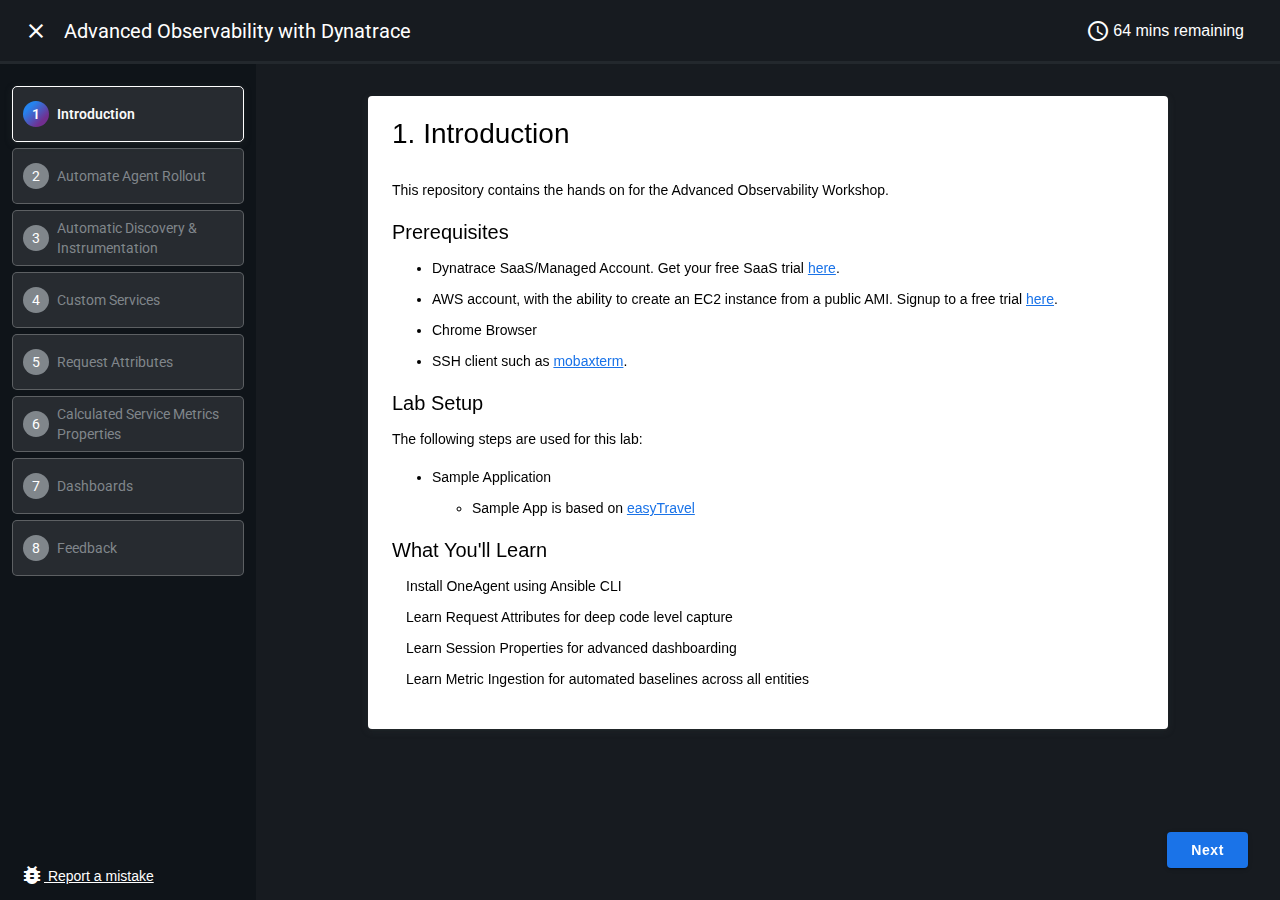
<file: workshops/advanced-observability/index.html>
<!doctype html>
<html>
<head>
    <meta name="viewport" content="width=device-width,minimum-scale=1,initial-scale=1,user-scalable=yes">
    <meta name="theme-color" content="#4F7DC9">
    <meta charset="UTF-8">
    <title>Advanced Observability with Dynatrace</title>
    <link rel="stylesheet" href="//fonts.googleapis.com/css?family=Source+Code+Pro:400|Roboto:400,300,400italic,500,700|Roboto+Mono">
    <link rel="stylesheet" href="//fonts.googleapis.com/icon?family=Material+Icons">
    <link rel="stylesheet" href="../../elements/codelab-elements/codelab-elements.css">
    <style>
        .success {
            color: #1e8e3e
        }

        .error {
            color: red
        }
    </style>
</head>
<body>
    <google-codelab-analytics gaid="UA-49880327-14"></google-codelab-analytics>
    <google-codelab codelab-gaid="UA-175467274-1" id="advanced-observability" title="Advanced Observability with Dynatrace" environment="web" feedback-link="mailto:APAC-SE-Central@dynatrace.com">
        <google-codelab-step label="Introduction" duration="1">
            <p>This repository contains the hands on for the Advanced Observability Workshop.</p>
            <h2 is-upgraded>Prerequisites</h2>
            <ul>
                <li>Dynatrace SaaS/Managed Account. Get your free SaaS trial <a href="https://www.dynatrace.com/trial/" target="_blank">here</a>.</li>
                <li>AWS account, with the ability to create an EC2 instance from a public AMI. Signup to a free trial <a href="https://aws.amazon.com/free/" target="_blank">here</a>.</li>
                <li>Chrome Browser</li>
                <li>SSH client such as <a href="https://mobaxterm.mobatek.net/" target="_blank">mobaxterm</a>.</li>
            </ul>
            <h2 is-upgraded>Lab Setup</h2>
            <p>The following steps are used for this lab:</p>
            <ul>
                <li>
                    Sample Application <ul>
                        <li>Sample App is based on <a href="https://community.dynatrace.com/community/display/DL/easyTravel" target="_blank">easyTravel</a></li>
                    </ul>
                </li>
            </ul>
            <h2 class="checklist" is-upgraded>What You&#39;ll Learn</h2>
            <ul class="checklist">
                <li>Install OneAgent using Ansible CLI</li>
                <li>Learn Request Attributes for deep code level capture</li>
                <li>Learn Session Properties for advanced dashboarding</li>
                <li>Learn Metric Ingestion for automated baselines across all entities</li>
            </ul>
        </google-codelab-step>
        <google-codelab-step label="Automate Agent Rollout" duration="15">
            <p>In this exercise, we will deploy the OneAgent to a Linux instance via Ansible.</p>
            <p>Based off our <a href="https://github.com/Dynatrace/Dynatrace-OneAgent-Ansible" target="_blank">Dynatrace Ansible Github</a>, you can rollout Dynatrace Oneagent easily across on Linux and Windows Operating Systems with different available configurations and ensures the OneAgent service maintains a running state. It also provides the tasks to interact with the various OneAgent configuration files.</p>
            <p>Adapting from an <a href="https://github.com/popecruzdt/dt-ansible" target="_blank">Ansible example</a>, we will be installing that on our host. Other Ansible playbooks examples can be seen <a href="https://github.com/popecruzdt/dt-ansible/blob/popecruzdt/dt-oneagent-install-linux.yml" target="_blank">here</a></p>
            <h2 is-upgraded>Installing Ansible</h2>
            <p>Use the command below to setup Ansible in your Linux host</p>
            <p><code>wget -O- https://raw.githubusercontent.com/Dynatrace-APAC/Workshop-Advanced-Observability/master/setup_ansible.sh | bash</code></p>
            <p>Positive:Once it&#39;s finished, run the following command to check the status of ansible <code>ansible --version</code></p>
            <p>You should see that it&#39;s successfully installed along with it&#39;s dependencies</p>
<pre><code>ansible 2.9.13
config file = /etc/ansible/ansible.cfg
configured module search path = [u&#39;/home/advanced-observability-workshop/.ansible/plugins/modules&#39;, u&#39;/usr/share/ansible/plugins/modules&#39;]
ansible python module location = /usr/lib/python2.7/dist-packages/ansible
executable location = /usr/bin/ansible
python version = 2.7.17 (default, Jul 20 2020, 15:37:01) [GCC 7.5.0]
</code></pre>
            <h2 is-upgraded>Download the Ansible playbook</h2>
            <p>Use the command below to setup Ansible in your Linux host</p>
            <p><code>wget https://raw.githubusercontent.com/Dynatrace-APAC/Workshop-Advanced-Observability/master/dt-oneagent-install-linux.yml</code></p>
            <p>Using the command<code>more dt-oneagent-install-linux.yml</code>, we can explore the file to preview the necessary variables that we need to provide. For the purposes of the lab, we will use only be using Ansible to rollout on a host. But in a real world context, you can run the playbook across multiple hosts or environments.</p>
<pre><code># dynatrace oneagent install on linux
# hosts_group -&gt; inventory group of hosts to execute playbook on
# dt_api_endpoint -&gt; dynatrace environment api endpoint (include trailing /)
# dt_api_token -&gt; dynatrace api install token
# dt_host_group -&gt; dynatrace host group name
# dt_app_log_content_access -&gt; flag to enable or disable log analytics on host (0 or 1)
# dt_infra_only -&gt; flag to set cloud infrastructure monitoring mode on host (0 or 1)
---
-
  hosts: localhost
  name: &#34;dynatrace oneagent install on linux&#34;
  tasks:
    -
      name: &#34;validate ansible execution on linux with sudo access&#34;
      shell:
        cmd: ls /opt
      become: yes
      changed_when: False
    # Check the latest available OneAgent version
    -
</code></pre>
            <h2 is-upgraded>Creating the PaaS Token</h2>
            <p>Go to <strong>Settings &gt; Integration &gt; Platform as a Service</strong></p>
            <p>Click on <strong>Generate token</strong> and give a token name eg. <strong>Ansible</strong></p>
            <p>Click on <strong>Generate</strong> and <strong>copy</strong> the token by selecting <strong>Reveal token</strong> to use for the next step.</p>
            <p class="image-container"><img alt="Deploy" src="img/75bbe5061c351cde.png"></p>
            <h2 is-upgraded>Running the playbook</h2>
            <p>Using the command below, make changes to the <strong>dt_api_token</strong> and <strong>dt_api_endpoint</strong> variables. You can tweak the command with a text editor eg. Notepad++</p>
            <p><strong>EXAMPLE</strong></p>
<pre><code>ansible-playbook \
-e dt_api_token=&lt;PAAS-TOKEN&gt; \
-e dt_host_group=tech-labs \
-e dt_app_log_content_access=1 \
-e dt_infra_only=0 \
-e dt_api_endpoint=https://mou612.managed-sprint.dynalabs.io/e/&lt;DT-ENV&gt;/api/v1/ \
dt-oneagent-install-linux.yml
</code></pre>
            <p><strong>Paste</strong> the command into your terminal window and tweak the <strong>dt_api_token</strong> and <strong>dt_api_endpoint</strong> variables. Replace from token you copied earlier. You can get your from within the Dynatrace environment from the browser.</p>
            <p class="image-container"><img alt="Deploy" src="img/82f926ac9a2f26e6.png"></p>
            <p><strong>OUTPUT EXAMPLE</strong></p>
<pre><code>PLAY [dynatrace oneagent install on linux] ********************************************************************************************************************

TASK [Gathering Facts] ****************************************************************************************************************************************
ok: [localhost]

TASK [validate ansible execution on linux with sudo access] ***************************************************************************************************
ok: [localhost]

TASK [get latest oneagent version from dynatrace environment api] *********************************************************************************************
ok: [localhost]

TASK [set oneagent latest version fact (dt_latest_version)] ***************************************************************************************************
ok: [localhost]

TASK [check if oneagent is already installed] *****************************************************************************************************************
ok: [localhost]

TASK [check installed oneagent version] ***********************************************************************************************************************
skipping: [localhost]

TASK [set oneagent current version fact (dt_current_version)] *************************************************************************************************
skipping: [localhost]

TASK [debug output current version] ***************************************************************************************************************************
skipping: [localhost]

TASK [debug output latest version] ****************************************************************************************************************************
ok: [localhost] =&gt; {
    &#34;dt_latest_version&#34;: &#34;1.201.96.20200911-082031&#34;
}

TASK [download oneagent install file] *************************************************************************************************************************
[DEPRECATION WARNING]: Supplying `headers` as a string is deprecated. Please use dict/hash format for `headers`. This feature will be removed in version 2.10.
 Deprecation warnings can be disabled by setting deprecation_warnings=False in ansible.cfg.
ok: [localhost]

TASK [install: execute oneagent install file with root privileges] ********************************************************************************************
changed: [localhost]

TASK [update: execute oneagent install file with root privileges] *********************************************************************************************
skipping: [localhost]

TASK [validate oneagent installation] *************************************************************************************************************************
ok: [localhost]

TASK [check host group is correct] ****************************************************************************************************************************
ok: [localhost]

TASK [set current host group fact (dt_current_host_group)] ****************************************************************************************************
ok: [localhost]

TASK [update/correct host group setting if not correct] *******************************************************************************************************
skipping: [localhost]

PLAY RECAP ****************************************************************************************************************************************************
localhost                  : ok=11   changed=1    unreachable=0    failed=0    skipped=5    rescued=0    ignored=0
</code></pre>
            <h2 is-upgraded>Validate the installation</h2>
            <p>Go to <strong>Deployment status</strong> on the left navigation. You should see OneAgent installed on the current host.</p>
            <p class="image-container"><img alt="Deploy" src="img/4830f35f058a48c3.png"></p>
        </google-codelab-step>
        <google-codelab-step label="Automatic Discovery &amp; Instrumentation" duration="0">
            <p>Like most real world examples, you will find Dynatrace already automatically instrumenting your applications. But for deep code level visibility, you will need to restart those services.</p>
            <h2 is-upgraded>Restart Sample Application</h2>
            <p>Run the command below to restart the Sample Application Easytravel.</p>
            <p><code>./restart_easyTravel.sh</code></p>
            <h2 is-upgraded>Explore the Smartscape</h2>
            <p>While waiting for Easy Travel to start, you can explore Dynatrace and using the Smartscape, Dynatrace will automatically discover the processes and dependencies that comprises the Easy Travel application!</p>
            <p><a href="https://www.dynatrace.com/support/help/get-started/4-things-youll-absolutely-love-about-dynatrace/" target="_blank">4 things</a> that you will love about Dynatrace!</p>
            <p class="image-container"><img alt="Smartscape" src="img/868e111ca8bd48bd.png"></p>
        </google-codelab-step>
        <google-codelab-step label="Custom Services" duration="10">
            <p>In this exercise, we will be creating a custom Java service. This is a typical scenerio for 3rd party apps or proprietary software that Dynatrace monitors but doesn&#39;t instrument automatically.</p>
            <h2 is-upgraded>Enable Real time updates for Java</h2>
            <p>Go to <strong>Settings &gt; Server-side service monitoring &gt; Deep Monitoring &gt; Real-time updates</strong>.</p>
            <p class="image-container"><img alt="Deploy" src="img/d7ea31da01bf3f15.png"></p>
            <p>Go to <strong>Settings &gt; Server-side service monitoring &gt; custom service detection</strong></p>
            <p>Click on <strong>Define Java services</strong> and use the following:</p>
            <ul>
                <li>Name - <strong>Credit Card Verification</strong></li>
                <li>Click on <strong>Find entry point</strong></li>
                <li>Select <strong>com.dynatrace.easytravel.business.backend.jar</strong></li>
                <li>Search for <strong>ipc.SocketNativeApplication</strong></li>
                <li>Use selected class</li>
                <li>Select <strong>sendAndReceive</strong> method</li>
                <li>Select <strong>Finish</strong></li>
                <li>Click on <strong>Save</strong></li>
            </ul>
            <p class="image-container"><img alt="Custom-service" src="img/fe27269440df3e80.gif"></p>
        </google-codelab-step>
        <google-codelab-step label="Request Attributes" duration="10">
            <p>In this exercise, we will cover the setting up Request Attributes. These leveraged for deep visibility into all the details of your users&#39; interactions with your application.</p>
            <h2 is-upgraded>Creating Request Attributes</h2>
            <p>Go to <strong>Settings &gt; Server-side service monitoring &gt; Request Attributes</strong></p>
            <p>Click on <strong>Define a new request attribute</strong> and use the following:</p>
            <ul>
                <li>Request attribute source – <strong>Java method parameter(s)</strong></li>
                <li>Click on <strong>Select method sources</strong></li>
                <li>Select <strong>business.backend</strong></li>
                <li>Search for <strong>BookingService</strong></li>
                <li>Select <strong>Use the selected class</strong></li>
                <li>Search for <strong>checkLoyaltyStatus</strong></li>
                <li>Choose <strong>2:java.lang.String</strong> on Capture Drop down</li>
                <li>Click on <strong>Save</strong></li>
            </ul>
            <p class="image-container"><img alt="Request-attribute" src="img/408920b64892f607.gif"></p>
            <aside class="warning">
                <p>Note that examples of <strong>Request Attributes</strong> have also been created for you and we are doing these for the purposes of running through the request attribute creation process.</p>
            </aside>
            <h2 is-upgraded>Validate of Loyalty Status Request Attribute</h2>
            <p>Go to <strong>Transactions and services</strong> and filter on <strong>AuthenticationService</strong>.</p>
            <p>Click on <strong>View requests</strong> and validate the key-value pairs of Loyalty Status under the <strong>Request Attribute</strong> tab.</p>
            <p class="image-container"><img alt="Request-attribute" src="img/82c694100abffcef.png"></p>
        </google-codelab-step>
        <google-codelab-step label="Calculated Service Metrics Properties" duration="10">
            <p>In this exercise, we will cover the setting up <strong>Calulated Service Metrics</strong> with Request Attributes. These leveraged for deep visibility into all the details of your users&#39; interactions with your application.</p>
            <aside class="warning">
                <p>Note that examples of <strong>Request Attributes</strong> have also been created for you and we are doing these for the purposes of running through the request attribute creation process.</p>
            </aside>
            <h2 is-upgraded>Define Calculated Service Metric</h2>
            <p>Go to <strong>Settings &gt; Server-side service monitoring &gt; Calculated service metrics</strong></p>
            <p>Click on <strong>Create new metric</strong> and use the following:</p>
            <ul>
                <li>Metric name – <strong>Revenue/LoyaltyStatus</strong></li>
                <li>Metric source – <strong>Request Attribute</strong></li>
                <li>Request Attribute – <strong>Revenue</strong></li>
                <li>Unit - <strong>Custom unit</strong></li>
                <li>Text field - <strong>Dollars</strong></li>
                <li>Conditions - <strong>Request Attribute ‘Loyalty Status&#39; exists</strong></li>
                <li>Conditions - <strong>Request Attribute ‘Revenue&#39; exists</strong></li>
                <li>Conditions - <strong>Web service name exists</strong></li>
                <li><strong>Toggle</strong> - Spilt by dimension</li>
                <li>Dimension value pattern - <strong>{RequestAttribute:LoyaltyStatus}</strong></li>
                <li>Dimension name - <strong>LoyaltyStatus</strong></li>
            </ul>
            <p>You&#39;ll be able to preview the various dimensions across defined services</p>
            <p class="image-container"><img alt="Session-properties" src="img/ab891b22d27f3d.png"></p>
        </google-codelab-step>
        <google-codelab-step label="Dashboards" duration="15">
            <p>Refer to the left navigation bar and go to Dashboards. Dynatrace has now prebuilt dashboard templates such as <strong>Application performance report</strong> and <strong>Real User Monitoring</strong> dashboards.</p>
            <p class="image-container"><img alt="Dashboards" src="img/86c6cf8398494a26.png"></p>
            <p>Drill down into each of these dashboards and explore the various dashboard widgets for App Owners and Business Users.</p>
            <p class="image-container"><img alt="Session-properties" src="img/c6a7cd4305bfa6a.png"></p>
        </google-codelab-step>
        <google-codelab-step label="Feedback" duration="3">
            <p>We hope you enjoyed this lab and found it useful. We would love your feedback! </p>
            <google-codelab-survey survey-id="advanced-observability-1">
                <h4>How was your overall experience with this lab?</h4>
                <paper-radio-group>
                    <paper-radio-button>Excellent</paper-radio-button>
                    <paper-radio-button>Good</paper-radio-button>
                    <paper-radio-button>Average</paper-radio-button>
                    <paper-radio-button>Fair</paper-radio-button>
                    <paper-radio-button>Poor</paper-radio-button>
                </paper-radio-group>
            </google-codelab-survey>
            <google-codelab-survey survey-id="advanced-observability-2">
                <h4>What did you benefit most from this lab?</h4>
                <paper-radio-group>
                    <paper-radio-button>Understanding Real User Monitoring setup</paper-radio-button>
                    <paper-radio-button>Learning Synthetic</paper-radio-button>
                    <paper-radio-button>Learning Session Replay</paper-radio-button>
                    <paper-radio-button>Learning User Session Query Language</paper-radio-button>
                </paper-radio-group>
            </google-codelab-survey>
            <google-codelab-survey survey-id="advanced-observability-3">
                <h4>How likely are you to recommend this lab to a friend or colleague?</h4>
                <paper-radio-group>
                    <paper-radio-button>Very Likely</paper-radio-button>
                    <paper-radio-button>Moderately Likely</paper-radio-button>
                    <paper-radio-button>Neither Likely nor unlikely</paper-radio-button>
                    <paper-radio-button>Moderately Unlikely</paper-radio-button>
                    <paper-radio-button>Very Unlikely</paper-radio-button>
                </paper-radio-group>
            </google-codelab-survey>
            <aside class="special">
                <p>💡 For other ideas and suggestions, please <a href="mailto:APAC-SE-Central@dynatrace.com?subject=Kubernetes Workshop - Ideas and Suggestions" target="_blank"><strong>reach out via email</strong></a>.</p>
            </aside>
        </google-codelab-step>
    </google-codelab>
    <script src="../../elements/codelab-elements/native-shim.js"></script>
    <script src="../../elements/codelab-elements/custom-elements.min.js"></script>
    <script src="../../elements/codelab-elements/prettify.js"></script>
    <script src="../../elements/codelab-elements/codelab-elements.js"></script>
    <script src="//support.google.com/inapp/api.js"></script>
</body>
</html>
</file>
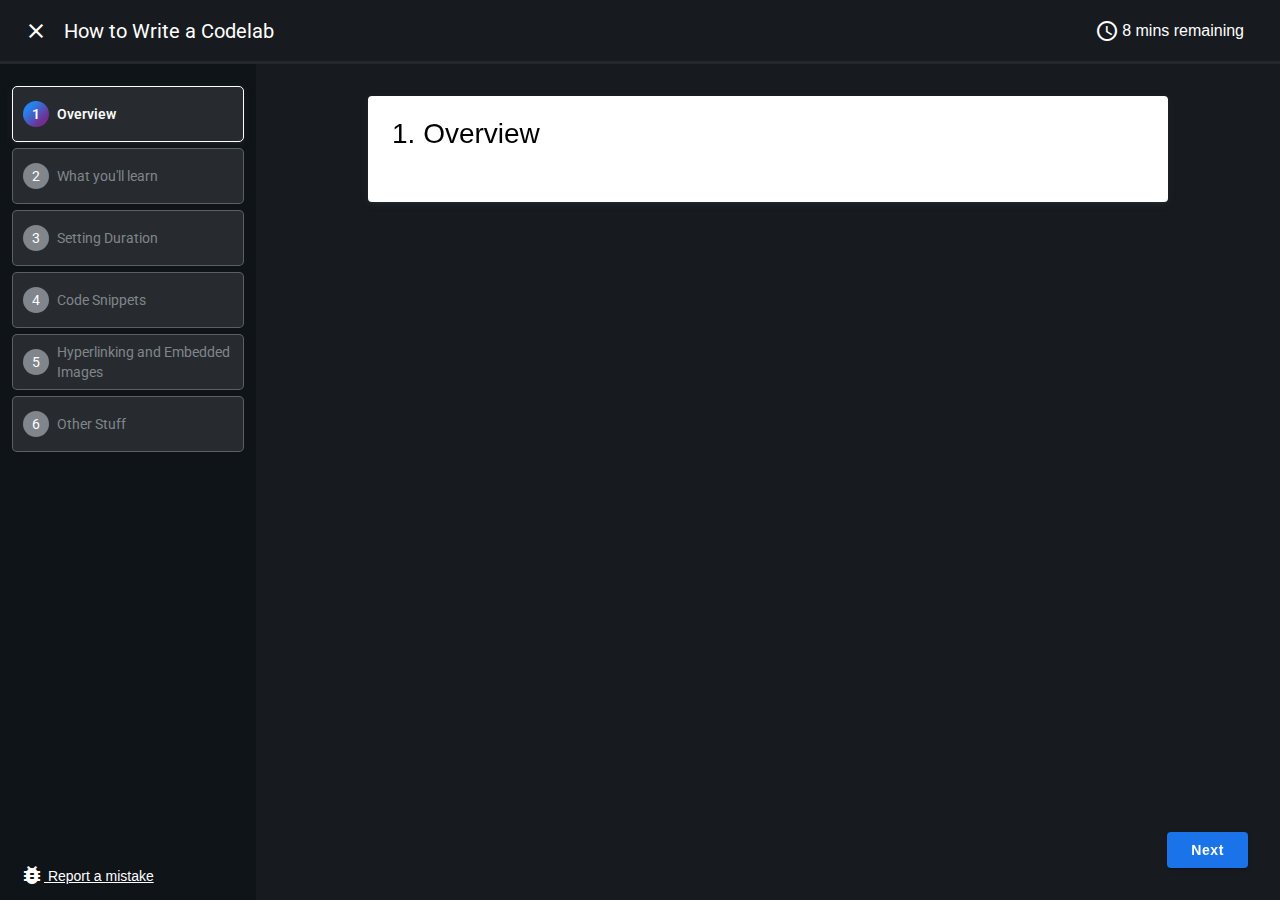
<file: workshops/how-to-write-a-codelab/index.html>
<!doctype html>

<html>
<head>
  <meta name="viewport" content="width=device-width, minimum-scale=1.0, initial-scale=1.0, user-scalable=yes">
  <meta name="theme-color" content="#4F7DC9">
  <meta charset="UTF-8">
  <title>How to Write a Codelab</title>
  <link rel="stylesheet" href="//fonts.googleapis.com/css?family=Source+Code+Pro:400|Roboto:400,300,400italic,500,700|Roboto+Mono">
  <link rel="stylesheet" href="//fonts.googleapis.com/icon?family=Material+Icons">
  <link rel="stylesheet" href="../../elements/codelab-elements/codelab-elements.css">
  <style>
    .success {
      color: #1e8e3e;
    }
    .error {
      color: red;
    }
  </style>
</head>
<body>
    <google-codelab-analytics gaid="UA-49880327-14"></google-codelab-analytics>
    <google-codelab codelab-gaid=""
                    id="how-to-write-a-codelab"
                    title="How to Write a Codelab"
                    environment="web"
                    feedback-link="https://thetechnologist.in">

        <google-codelab-step label="Overview" duration="1">


        </google-codelab-step>

        <google-codelab-step label="What you&#39;ll learn" duration="0">
            <ul>
                <li>how to set the amount of time each slide will take to finish</li>
                <li>how to include code snippets</li>
                <li>how to hyperlink items</li>
                <li>how to include images</li>
                <li>other stuff</li>
                <li>another stuff</li>
                <li>double stuff another list</li>
            </ul>
            <aside class="warning">
                <p>Note this is negative</p>
            </aside>
            <aside class="special">
                <p>This is positive</p>
            </aside>


        </google-codelab-step>

        <google-codelab-step label="Setting Duration" duration="2">
            <p>To indicate how long each slide will take to go through, set the <code>Duration</code> under each Heading 2 (i.e. <code>##</code>) to an integer. The integers refer to minutes. If you set <code>Duration: 4</code> then a particular slide will take 4 minutes to complete.</p>
            <p>The total time will automatically be calculated for you and will be displayed on the codelab once you create it.</p>


        </google-codelab-step>

        <google-codelab-step label="Code Snippets" duration="3">
            <p>To include code snippets you can do a few things.</p>
            <ul>
                <li>Inline highlighting can be done using the tiny tick mark on your keyboard: &#34;`&#34;</li>
                <li>Embedded code</li>
            </ul>
            <h2 is-upgraded>JavaScript</h2>
<pre><code language="language-javascript" class="language-javascript">{ 
  key1: &#34;string&#34;, 
  key2: integer,
  key3: &#34;string&#34;
}
</code></pre>
            <h2 is-upgraded>Java</h2>
<pre><code language="language-java" class="language-java">for (statement 1; statement 2; statement 3) {
  // code block to be executed
}
</code></pre>


        </google-codelab-step>

        <google-codelab-step label="Hyperlinking and Embedded Images" duration="1">
            <h2 is-upgraded>Hyperlinking</h2>
            <p><a href="https://www.youtube.com/user/iamhalsey/playlists" target="_blank">Youtube - Halsey Playlists</a></p>
            <h2 is-upgraded>Images</h2>
            <p class="image-container"><img alt="alt-text-here" src="img\d3c5d591bebacd50.jpg"></p>


        </google-codelab-step>

        <google-codelab-step label="Other Stuff" duration="1">
            <p>Checkout the official documentation here: <a href="https://github.com/googlecodelabs/tools/blob/master/FORMAT-GUIDE.md" target="_blank">Codelab Formatting Guide</a></p>


        </google-codelab-step>

    </google-codelab>

    <script src="../../elements/codelab-elements/native-shim.js"></script>
    <script src="../../elements/codelab-elements/custom-elements.min.js"></script>
    <script src="../../elements/codelab-elements/prettify.js"></script>
    <script src="../../elements/codelab-elements/codelab-elements.js"></script>
    <script src="//support.google.com/inapp/api.js"></script>

</body>
</html>
</file>
<file: styles/main.css>
.layout.horizontal,.layout.horizontal-reverse,.layout.vertical,.layout.vertical-reverse{display:-webkit-flex;display:-ms-flexbox;display:flex}.layout.horizontal{-ms-flex-direction:row;-webkit-flex-direction:row;flex-direction:row}.layout.vertical{-ms-flex-direction:column;-webkit-flex-direction:column;flex-direction:column}.layout.wrap{-ms-flex-wrap:wrap;-webkit-flex-wrap:wrap;flex-wrap:wrap}.flex,.flex-1{-ms-flex:1;-webkit-flex:1;flex:1}.layout.start{-ms-flex-align:start;-webkit-align-items:flex-start;align-items:flex-start}.layout.center,.layout.center-center{-ms-flex-align:center;-webkit-align-items:center;align-items:center}.layout.end{-ms-flex-align:end;-webkit-align-items:flex-end;align-items:flex-end}.layout.start-justified{-ms-flex-pack:start;-webkit-justify-content:flex-start;justify-content:flex-start}.layout.center-center,.layout.center-justified{-ms-flex-pack:center;-webkit-justify-content:center;justify-content:center}.layout.end-justified{-ms-flex-pack:end;-webkit-justify-content:flex-end;justify-content:flex-end}.layout.around-justified{-ms-flex-pack:distribute;-webkit-justify-content:space-around;justify-content:space-around}.layout.justified{-ms-flex-pack:justify;-webkit-justify-content:space-between;justify-content:space-between}.self-start{-ms-flex-item-align:start;-webkit-align-self:flex-start;align-self:flex-start}.self-center{-ms-flex-item-align:center;-webkit-align-self:center;align-self:center}.self-end{-ms-flex-item-align:end;-webkit-align-self:flex-end;align-self:flex-end}.self-stretch{-ms-flex-item-align:stretch;-webkit-align-self:stretch;align-self:stretch}.block{display:block}[hidden]{display:none!important}.invisible{visibility:hidden!important}.relative{position:relative}.fit{bottom:0;left:0;position:absolute;right:0;top:0}body.fullbleed{height:100vh;margin:0}.scroll{-webkit-overflow-scrolling:touch;overflow:auto}body{color:#fff;font-family:bernina_sans,Open Sans,sans-serif;font-size:16px;line-height:24px}body,h1{-webkit-font-smoothing:antialiased;font-weight:400}h1{font-size:56px;letter-spacing:-.026em;line-height:60px;overflow:hidden;text-overflow:ellipsis;white-space:nowrap}h2{font-size:45px;letter-spacing:-.018em;line-height:48px}h2,h3{-webkit-font-smoothing:antialiased;font-weight:400}h3{font-size:34px;letter-spacing:-.01em;line-height:40px}h4{-webkit-font-smoothing:antialiased;font-size:24px;font-weight:400;letter-spacing:-.012em;line-height:32px}@font-face{font-family:bernina_sans;font-style:normal;font-weight:400;src:url(berninasans-office-regular-webfont.woff2) format("woff2"),url(berninasans-office-regular-webfont.woff) format("woff")}html{font-family:bernina_sans,Open Sans,sans-serif}*{box-sizing:border-box;margin:0;outline:none}body{background:#171b20;background-image:url(https://university.dynatrace.com/images/dtu_content_background.svg);background-position:top;background-size:cover}body.view #banner{padding-bottom:24px;padding-top:30px;position:relative}body .banner-info a.button{background:hsla(0,0%,100%,.2);background-position:99%;background-size:200% 100%;border:none;border-radius:5px;color:#fff;display:inline-block;font-size:16px;line-height:1;margin:2rem .3rem 1rem;padding:12px 27px;text-decoration:none;vertical-align:middle;white-space:nowrap}body .banner-info a.button:hover{background:linear-gradient(90deg,#2583ee,#712f90)}body .events-listing-header{-moz-flex-direction:row;-moz-justify-content:center;-ms-flex-direction:row;-ms-flex-pack:center;-ms-flex-wrap:none;-webkit-flex-direction:row;-webkit-flex-wrap:nowrap;-webkit-justify-content:center;display:-moz-flex;display:-ms-flexbox;display:-webkit-flex;display:flex;flex-direction:row;flex-wrap:nowrap;justify-content:center;margin-top:30px;padding-bottom:8px}body .events-header-bar{background:linear-gradient(90deg,#2583ee,#712f90);height:3px;margin-top:5px}body .event-listing-col-title{width:33%}body .event-listing-col-title,body .event-listing-col-title-region{color:#f9f9f9;font-size:12px;letter-spacing:.86px;line-height:19.8px;margin:0 10px;text-transform:uppercase}body .event-listing-col-title-region{width:20%}body .workshop{width:100%}body .workshop-row{-moz-flex-direction:row;-moz-justify-content:center;-ms-flex-direction:row;-ms-flex-pack:center;-ms-flex-wrap:wrap;-ms-flex-wrap:nowrap;-webkit-flex-direction:row;-webkit-flex-wrap:wrap;-webkit-flex-wrap:nowrap;-webkit-justify-content:center;border-bottom:1px solid #455a64;color:#f9f9f9;display:-webkit-flex;display:-ms-flexbox;display:flex;flex-direction:row;flex-wrap:wrap;flex-wrap:nowrap;justify-content:center;margin:10px 0;padding:15px 0}body .region-col{margin-bottom:0;margin-left:10px;text-align:left;width:20%}body .date-col,body .presenter-col,body .register-col,body .topic-col{margin-bottom:0;margin-left:10px;text-align:left;width:33%}body .presenter-col img.logo{max-width:80%}body .register-col a.btn{background-color:#00a1b2;background-position:99%;background-size:200% 100%;border:none;border-radius:5px;color:#fff;display:inline-block;line-height:1;padding:12px 27px;text-decoration:none;transition:background-position .1s ease-out;vertical-align:top;white-space:nowrap}body #loading-placeholder{display:none;padding:40px 0;text-align:center}body.loading card-sorter#cards,body.loading div#filters,body.loading div#searchbar{display:none}body.loading div#loading-placeholder{display:block}b{font-weight:500}a{color:currentcolor;text-decoration:none}li,ul{list-style:none;padding:0}.site-width{margin:0 auto;max-width:1024px;width:90vw}#banner{background-color:#171b20;border-bottom:3px solid #23282d;color:#fff;padding:30px 0 20px}#banner[down] .banner-slider{-webkit-transform:none;transform:none}#banner[down] .banner-title{visibility:hidden}#banner h2,#banner h3{font-weight:300}#banner #logo{height:125px;max-width:100%;width:auto}#banner .banner-slider{-webkit-transform:translateY(-100%);background-color:#eceff1;color:#546e7a;max-width:100%;padding:8px 0;position:absolute;top:0;transform:translateY(-100%);transition:-webkit-transform .4s cubic-bezier(0,0,.2,1);transition:transform .4s cubic-bezier(0,0,.2,1);transition:transform .4s cubic-bezier(0,0,.2,1),-webkit-transform .4s cubic-bezier(0,0,.2,1);width:100%;will-change:transform}#banner .banner-slider h3{font-size:30px}#banner .banner_arrows{margin-left:16px}#banner .banner-title{margin-bottom:8px}#banner .banner-description .banner-meta{padding:0 32px}#banner .banner-description .banner-meta h3{margin-bottom:8px}#banner paper-button{-webkit-font-smoothing:antialiased;background-color:#607d8b;color:#fff;font-family:bernina_sans,Open Sans,sans-serif;font-size:14px;font-weight:500;letter-spacing:.01em;line-height:1;line-height:normal;min-width:150px;padding:8px 16px;text-align:center;text-transform:uppercase}#banner paper-button.iron-selected{background-color:#455a64}#sortby{-ms-flex-pack:center;-webkit-justify-content:center;justify-content:center;padding:24px 0}#sortby paper-tabs{color:#fff;text-transform:uppercase}#sortby paper-tabs paper-tab{margin:auto 7px;padding:0 5px}.paper-tabs-0 #selectionBar.paper-tabs{background:linear-gradient(90deg,#2583ee,#712f90);border-bottom:1px solid transparent;padding:1px}.paper-button-0,.paper-menu-button-0{border-radius:3px;font-family:bernina_sans,Open Sans,sans-serif}.dropdown-filter{background:none}.dropdown-content{background-color:#23282d;border:.1px solid #23282d;box-sizing:border-box;color:#fff}.dropdown-content paper-item:hover{background:#2c3035;color:#267cdd;cursor:pointer}.paper-input-container-1{background:none;color:#8f96a0}#dropdown.style-scope.paper-menu-button{margin-top:40px}@media (max-width:767px){#banner{line-height:16px;padding:16px 0}#banner paper-button{display:inline-block;margin:16px 0 0}#filters{height:20px;margin:0;padding:0;visibility:hidden}.banner-info{-ms-flex-item-align:start;-webkit-align-self:flex-start;align-self:flex-start;line-height:24px;width:100%}.banner-description{-ms-flex-align:center;-ms-flex-direction:column;-webkit-align-items:center;-webkit-flex-direction:column;align-items:center;display:-webkit-flex;display:-ms-flexbox;display:flex;flex-direction:column}.banner-technologies{left:0;position:absolute;width:100%;z-index:1}.banner-title{font-size:7vw}.banner-meta{display:none}#logo{margin-bottom:16px}.filters{width:100%}}@media (min-width:768px){#banner .banner-title,#banner paper-button{margin-bottom:16px}.banner-info{line-height:32px;margin-right:32px}.banner-info a{text-decoration:underline}.banner-description{display:-webkit-flex;display:-ms-flexbox;display:flex}.banner-description .banner-info{-ms-flex:1;-webkit-flex:1;flex:1}}#mainToolbar{-ms-flex-align:center;-webkit-align-items:center;align-items:center;background-color:#0f1419;color:#fff;display:-webkit-flex;display:-ms-flexbox;display:flex;height:64px;padding:8px}#mainToolbar paper-icon-button[icon=menu]{-ms-flex-negative:0;-webkit-flex-shrink:0;flex-shrink:0}#mainToolbar a{-ms-flex-align:center;-webkit-align-items:center;align-items:center;display:-webkit-flex;display:-ms-flexbox;display:flex}#mainToolbar .logo-icon{height:24px;margin-right:8px;width:30px}#mainToolbar .logo-devs{height:28px;width:auto}#searchbar{background-color:#23282d;border-radius:3px}#searchbar:hover{background-color:#4a5057}#searchbar paper-input-container{padding:0}#searchbar paper-input-container input,#searchbar paper-input-container label{color:#98a0ab}#searchbar paper-input-container label{opacity:.5}@media (min-width:768px){#searchbar{background-color:#23282d;transition:background-color .4s cubic-bezier(0,0,.2,1);width:100%}#searchbar:hover{background-color:#78909c}.logo-devs{margin:5px 32px 0 0}}@media (max-width:767px){#searchbar paper-input-container{display:none}#mainToolbar{height:56px}#mainToolbar paper-icon-button[icon=menu]{margin-right:8px;width:40px}}.ads-icon{background-image:url(/images/icons/google-ads.svg)}.analytics-bg{background-color:#f37c22}.codelab-card.category-analytics{border-bottom-color:#f37c22}.analytics-icon{background-image:url(/images/icons/google-analytics.svg)}.android-bg,.android-kotlin-bg,.android-tv-bg{background-color:#a4c639}.codelab-card.category-android,.codelab-card.category-android-kotlin,.codelab-card.category-android-tv{border-bottom-color:#a4c639}.android-icon,.android-kotlin-icon,.android-tv-icon{background-image:url(/images/icons/android.svg)}.android-auto-bg{background-color:#03a9f4}.codelab-card.category-android-auto{border-bottom-color:#03a9f4}.android-auto-icon{background-image:url(/images/icons/android-auto.svg)}.android-things-bg{background-color:#6c6c6c}.codelab-card.category-android-things{border-bottom-color:#6c6c6c}.android-things-icon{background-image:url(/images/icons/android-things.svg)}.assistant-icon{background-image:url(/images/icons/google-assistant.svg)}.ar-bg,.ar-core-bg,.augmented-reality-bg,.augmented-reality-core-bg{background-color:#4a148c}.codelab-card.category-ar,.codelab-card.category-ar-core,.codelab-card.category-augmented-reality,.codelab-card.category-augmented-reality-core{border-bottom-color:#4a148c}.ar-core-icon,.ar-icon,.augmented-reality-core-icon,.augmented-reality-icon{background-image:url(/images/icons/ar-core.svg)}.cardboard-bg,.games-bg,.play-games-bg,.virtual-reality-bg,.virtual-reality-games-bg,.virtualreality-bg,.virtualreality-games-bg,.vr-bg{background-color:#f16523}.codelab-card.category-cardboard,.codelab-card.category-games,.codelab-card.category-play-games,.codelab-card.category-virtual-reality,.codelab-card.category-virtual-reality-games,.codelab-card.category-virtualreality,.codelab-card.category-virtualreality-games,.codelab-card.category-vr{border-bottom-color:#f16523}.cardboard-icon,.games-icon,.play-games-icon,.virtual-reality-games-icon,.virtual-reality-icon,.virtualreality-games-icon,.virtualreality-icon,.vr-icon{background-image:url(/images/icons/cardboard.svg)}.apps-bg,.g-suite-bg,.gsuite-bg{background-color:#9aa0a6}.codelab-card.category-apps,.codelab-card.category-g-suite,.codelab-card.category-gsuite{border-bottom-color:#9aa0a6}.apps-icon,.g-suite-icon,.gsuite-icon{background-image:url(/images/icons/gsuite.svg)}.docs-icon{background-image:url(/images/icons/google-docs.svg)}.drive-icon{background-image:url(/images/icons/google-drive.svg)}.sheets-icon{background-image:url(/images/icons/google-sheets.svg)}.slides-bg{background-color:#fbbc05}.codelab-card.category-slides{border-bottom-color:#fbbc05}.slides-icon{background-image:url(/images/icons/google-slides.svg)}.blockly-icon{background-image:url(/images/icons/blockly.svg)}.brillo-bg{background-color:#3bbaf3}.codelab-card.category-brillo{border-bottom-color:#3bbaf3}.brillo-icon{background-image:url(/images/icons/brillo.svg)}.cast-icon,.chrome-cast-icon,.chromecast-icon{background-image:url(/images/icons/cast.svg)}.chrome-icon,.google-chrome-icon,.googlechrome-icon{background-image:url(/images/icons/chrome.svg)}.cloud-app-engine-icon,.cloud-appengine-icon{background-image:url(/images/icons/cloud-appengine.svg)}.big-query-icon,.bigquery-icon,.cloud-big-query-icon,.cloud-bigquery-icon{background-image:url(/images/icons/cloud-bigquery.svg)}.cloud-build-icon{background-image:url(/images/icons/cloud-build.svg)}.cloud-compute-engine-icon,.cloud-compute-icon{background-image:url(/images/icons/cloud-compute-engine.svg)}.cloud-data-lab-icon,.cloud-datalab-icon{background-image:url(/images/icons/cloud-datalab.svg)}.cloud-iam-icon{background-image:url(/images/icons/cloud-iam.svg)}.cloud-iot-core-icon,.cloud-iot-icon,.iot-core-icon,.iot-icon{background-image:url(/images/icons/cloud-iot-core.svg)}.cloud-key-management-service-icon,.cloud-kms-icon{background-image:url(/images/icons/cloud-key-management-service.svg)}.cloud-machine-learning-icon,.cloud-ml-icon{background-image:url(/images/icons/cloud-machine-learning.svg)}.cloud-monitor-icon,.cloud-monitoring-icon{background-image:url(/images/icons/cloud-monitoring.svg)}.cloud-network-icon,.cloud-networking-icon{background-image:url(/images/icons/cloud-networking.svg)}.cloud-security-command-center-icon,.cloud-security-icon{background-image:url(/images/icons/cloud-security-command-center.svg)}.cloud-data-icon,.cloud-sql-icon{background-image:url(/images/icons/cloud-sql.svg)}.design-bg{background-color:#757575}.codelab-card.category-design{border-bottom-color:#757575}.design-icon{background-image:url(/images/icons/design.svg)}.firebase-bg,.firebase-web-bg{background-color:#f57c00}.codelab-card.category-firebase,.codelab-card.category-firebase-web{border-bottom-color:#f57c00}.firebase-icon,.firebase-web-icon{background-image:url(/images/icons/firebase.svg)}.design-flutter-bg,.flutter-android-bg,.flutter-bg,.flutter-firebase-bg{background-color:#45d1fd}.codelab-card.category-design-flutter,.codelab-card.category-flutter,.codelab-card.category-flutter-android,.codelab-card.category-flutter-firebase{border-bottom-color:#45d1fd}.design-flutter-icon,.flutter-android-icon,.flutter-firebase-icon,.flutter-icon{background-image:url(/images/icons/flutter.svg)}.geo-bg,.google-maps-bg,.googlemaps-bg,.maps-bg,.sheets-bg{background-color:#34a853}.codelab-card.category-geo,.codelab-card.category-google-maps,.codelab-card.category-googlemaps,.codelab-card.category-maps,.codelab-card.category-sheets{border-bottom-color:#34a853}.geo-icon,.google-maps-icon,.googlemaps-icon,.maps-icon{background-image:url(/images/icons/google-maps.svg)}.cast-bg,.chrome-cast-bg,.chromecast-bg,.nest-bg{background-color:#5f6368}.codelab-card.category-cast,.codelab-card.category-chrome-cast,.codelab-card.category-chromecast,.codelab-card.category-nest{border-bottom-color:#5f6368}.nest-icon{background-image:url(/images/icons/nest.svg)}.open-thread-bg,.openthread-bg{background-color:#484848}.codelab-card.category-open-thread,.codelab-card.category-openthread{border-bottom-color:#484848}.open-thread-icon,.openthread-icon{background-image:url(/images/icons/openthread.svg)}.about-icon,.search-icon{background-image:url(/images/icons/google-g.svg)}.cloud-hpc-bg,.hpc-bg,.slurm-bg{background-color:#42afeb}.codelab-card.category-cloud-hpc,.codelab-card.category-hpc,.codelab-card.category-slurm{border-bottom-color:#42afeb}.cloud-hpc-icon,.hpc-icon,.slurm-icon{background-image:url(/images/icons/slurm.svg)}.tensor-flow-bg,.tensorflow-bg{background-color:#ed8e24}.codelab-card.category-tensor-flow,.codelab-card.category-tensorflow{border-bottom-color:#ed8e24}.tensor-flow-icon,.tensorflow-icon{background-image:url(/images/icons/tensorflow.svg)}.unity-bg{background-color:#222c37}.codelab-card.category-unity{border-bottom-color:#222c37}.unity-icon{background-image:url(/images/icons/unity.svg)}.weave-bg{background-color:#0f9d58}.codelab-card.category-weave{border-bottom-color:#0f9d58}.weave-icon{background-image:url(/images/icons/weave.svg)}.android-wear-icon,.wear-icon,.wear-os-icon{background-image:url(/images/icons/wear-os.svg)}.about-bg,.ads-bg,.android-wear-bg,.assistant-bg,.big-query-bg,.bigquery-bg,.blockly-bg,.chrome-bg,.cloud-about-bg,.cloud-app-engine-bg,.cloud-appengine-bg,.cloud-bg,.cloud-big-query-bg,.cloud-bigquery-bg,.cloud-build-bg,.cloud-cloud-tools-bg,.cloud-compute-bg,.cloud-compute-engine-bg,.cloud-data-bg,.cloud-data-lab-bg,.cloud-datalab-bg,.cloud-general-bg,.cloud-iam-bg,.cloud-iot-bg,.cloud-iot-core-bg,.cloud-key-management-service-bg,.cloud-kms-bg,.cloud-machine-learning-bg,.cloud-ml-bg,.cloud-monitor-bg,.cloud-monitoring-bg,.cloud-network-bg,.cloud-networking-bg,.cloud-other-bg,.cloud-others-bg,.cloud-platform-bg,.cloud-security-bg,.cloud-security-command-center-bg,.cloud-sql-bg,.cloud-tools-bg,.cloud-web-bg,.docs-bg,.drive-bg,.google-chrome-bg,.googlechrome-bg,.iot-bg,.iot-core-bg,.search-bg,.wear-bg,.wear-os-bg,.web-bg{background-color:#4285f4}.codelab-card.category-about,.codelab-card.category-ads,.codelab-card.category-android-wear,.codelab-card.category-assistant,.codelab-card.category-big-query,.codelab-card.category-bigquery,.codelab-card.category-blockly,.codelab-card.category-chrome,.codelab-card.category-cloud,.codelab-card.category-cloud-about,.codelab-card.category-cloud-app-engine,.codelab-card.category-cloud-appengine,.codelab-card.category-cloud-big-query,.codelab-card.category-cloud-bigquery,.codelab-card.category-cloud-build,.codelab-card.category-cloud-cloud-tools,.codelab-card.category-cloud-compute,.codelab-card.category-cloud-compute-engine,.codelab-card.category-cloud-data,.codelab-card.category-cloud-data-lab,.codelab-card.category-cloud-datalab,.codelab-card.category-cloud-general,.codelab-card.category-cloud-iam,.codelab-card.category-cloud-iot,.codelab-card.category-cloud-iot-core,.codelab-card.category-cloud-key-management-service,.codelab-card.category-cloud-kms,.codelab-card.category-cloud-machine-learning,.codelab-card.category-cloud-ml,.codelab-card.category-cloud-monitor,.codelab-card.category-cloud-monitoring,.codelab-card.category-cloud-network,.codelab-card.category-cloud-networking,.codelab-card.category-cloud-other,.codelab-card.category-cloud-others,.codelab-card.category-cloud-platform,.codelab-card.category-cloud-security,.codelab-card.category-cloud-security-command-center,.codelab-card.category-cloud-sql,.codelab-card.category-cloud-tools,.codelab-card.category-cloud-web,.codelab-card.category-docs,.codelab-card.category-drive,.codelab-card.category-google-chrome,.codelab-card.category-googlechrome,.codelab-card.category-iot,.codelab-card.category-iot-core,.codelab-card.category-search,.codelab-card.category-wear,.codelab-card.category-wear-os,.codelab-card.category-web{border-bottom-color:#4285f4}.cloud-web-icon,.web-icon{background-image:url(/images/icons/web.svg)}.autonomous-cloud-icon{background-image:url(/images/icons/keptn.png)}.kubernetes-icon{background-image:url(/images/icons/kubernetes.png)}.cloud-about-icon,.cloud-cloud-tools-icon,.cloud-general-icon,.cloud-icon,.cloud-other-icon,.cloud-others-icon,.cloud-platform-icon,.cloud-tools-icon,.kubernetes-gke-icon{background-image:url(/images/icons/cloud-platform.svg)}.bizops-icon{background-image:url(/images/icons/bizops.svg)}.adv-obs-icon{background-image:url(/images/icons/adv-obs.svg)}.dem-icon{background-image:url(/images/icons/dem.svg)}.azure-icon{background-image:url(/images/icons/azure.svg)}.istio-icon{background-image:url(/images/icons/istio.svg)}.infra-icon{background-image:url(/images/icons/metric-tree.svg)}.opentel-icon{background-image:url(/images/icons/opentelemetry.svg)}.actionable-infra-icon{background-image:url(/images/icons/actionable-infra.svg)}.automate-feedback-icon{background-image:url(/images/icons/perf-scale.svg)}.automate-delivery-icon{background-image:url(/images/icons/traffic-light.svg)}.automate-operations-icon{background-image:url(/images/icons/health-status.svg)}.apps-microservices-icon{background-image:url(/images/icons/apps-and-microservices.svg)}.infrastructure-icon{background-image:url(/images/icons/cim.svg)}.actionable-infra-bg,.adv-obs-bg,.apps-microservices-bg,.automate-delivery-bg,.automate-feedback-bg,.automate-operations-bg,.autonomous-cloud-bg,.azure-bg,.bizops-bg,.davis-bg,.dem-bg,.dt-love-bg,.infra-bg,.infrastructure-bg,.istio-bg,.kubernetes-bg,.kubernetes-gke-bg,.opentel-bg{background-color:#455a64}.codelab-card.category-actionable-infra,.codelab-card.category-adv-obs,.codelab-card.category-apps-microservices,.codelab-card.category-automate-delivery,.codelab-card.category-automate-feedback,.codelab-card.category-automate-operations,.codelab-card.category-autonomous-cloud,.codelab-card.category-azure,.codelab-card.category-bizops,.codelab-card.category-davis,.codelab-card.category-dem,.codelab-card.category-dt-love,.codelab-card.category-infra,.codelab-card.category-infrastructure,.codelab-card.category-istio,.codelab-card.category-kubernetes,.codelab-card.category-kubernetes-gke,.codelab-card.category-opentel{border-bottom-color:#455a64}.davis-icon{background-image:url(/images/icons/davis.svg)}.get-started-bg{background-color:#9355b7}.codelab-card.category-get-started{border-bottom-color:#9355b7}.dt-love-icon,.get-started-icon{background-image:url(/images/icons/dt.png)}#cards{-ms-flex-pack:start;-ms-flex-wrap:wrap;-webkit-flex-wrap:wrap;-webkit-justify-content:flex-start;flex-wrap:wrap;justify-content:flex-start;margin-bottom:24px}#cards,.codelab-card{display:-webkit-flex;display:-ms-flexbox;display:flex}.codelab-card{-ms-flex:1 0 330px;-ms-flex-direction:column;-webkit-flex:1 0 330px;-webkit-flex-direction:column;background-color:hsla(0,0%,100%,.1)!important;border:1px solid hsla(0,0%,100%,.25);border-bottom:2px solid transparent;border-radius:3px;flex:1 0 330px;flex-direction:column;margin:0 16px 16px 0;max-width:330px;position:relative}.codelab-card:nth-of-type(3n){margin-right:0}.codelab-card img{margin-right:4px}.codelab-card .card-header{padding:16px 16px 0}.codelab-card .card-duration,.codelab-card .card-header{-ms-flex-align:center;-ms-flex-pack:justify;-webkit-align-items:center;-webkit-justify-content:space-between;align-items:center;display:-webkit-flex;display:-ms-flexbox;display:flex;justify-content:space-between}.codelab-card .card-duration{color:#8f96a0;font-size:11px;mix-blend-mode:normal;padding:0 16px}.codelab-card .card-duration img{opacity:.24}.codelab-card .card-author,.codelab-card .card-updated{color:#8f96a0;font-size:12px;line-height:16px;text-align:right}.codelab-card .description{-ms-flex:1 0 auto;-webkit-flex:1 0 auto;-webkit-font-smoothing:antialiased;color:#f9f9f9;flex:1 0 auto;padding:16px 16px 0}.codelab-card.category-apps-microservices,.codelab-card.category-davis,.codelab-card.category-infrastructure{background:linear-gradient(90deg,rgba(37,131,238,.25),rgba(113,47,144,.25));background-color:transparent}.card-footer{-ms-flex-align:center;-ms-flex-pack:justify;-webkit-align-items:center;-webkit-justify-content:space-between;align-items:center;border-top:0;display:-webkit-flex;display:-ms-flexbox;display:flex;justify-content:space-between;padding:8px 16px}.card-footer paper-button{-webkit-font-smoothing:antialiased;color:#fff;font-size:14px;font-weight:500;letter-spacing:.01em;line-height:1;padding:13px 25px;text-transform:uppercase;text-transform:none}.card-footer .category-icon{background-position:0 50%;background-repeat:no-repeat;background-size:32px;height:42px;width:42px}.card-pin{background-image:url(/images/icons/favorite.svg);background-repeat:no-repeat;background-size:cover;height:20px;position:absolute;right:7px;top:12px;width:20px}@media (max-width:767px){#cards{-ms-flex-align:center;-ms-flex-direction:column;-webkit-align-items:center;-webkit-flex-direction:column;align-items:center;flex-direction:column}.codelab-card{-ms-flex:1 0 200px;-webkit-flex:1 0 200px;flex:1 0 200px;margin:0 0 16px;max-width:100%;min-width:330px;width:100%}.codelab-card .card-header{-ms-flex-align:center;-webkit-align-items:center;align-items:center}.codelab-card .card-header .category-icon{margin:0}}@media (min-width:767px) and (max-width:1136px){.codelab-card{-ms-flex:0 0 32%;-webkit-flex:0 0 32%;flex:0 0 32%;margin:0 2% 2% 0}}#footer{font-size:14px;padding:40px 0}#footer li,#footer ul{list-style:none;margin:0;padding:0}#footer a{color:#9e9e9e}#footer .footer-wrapper{display:-webkit-flex;display:-ms-flexbox;display:flex}#footer .link-list{-ms-flex:1;-webkit-flex:1;flex:1;margin-right:32px}#footer .link-list:last-child{margin-bottom:0;margin-right:0}#footer .link-list label{color:#fff;display:block;font-weight:700;margin:8px 0 16px}.footerbar{color:#fff;font-size:13px;padding:10px 0}.footerbar hr{background:linear-gradient(90deg,#0f1419,#fff 20%,#fff 80%,#0f1419);border:none;height:1px;margin-bottom:2rem;opacity:.3}.footerbar a{color:currentcolor}@media (max-width:767px){#footer{padding:24px 0}#footer .footer-wrapper{-ms-flex-direction:column;-webkit-flex-direction:column;flex-direction:column}#footer .link-list{margin:0 0 24px}}
</file>
<file: elements/codelab-elements/codelab-elements.css>
google-codelab-about .codelab-title{width:100%;text-align:center;font-size:32px;margin:20px auto 30px auto;line-height:45px;max-width:700px;}google-codelab-about .codelab-title .token{display:inline-block;margin:0 5px}google-codelab-about .about-card{display:flex;flex-direction:column;border:1px #dadce0 solid;border-radius:5px;background:#fff;max-width:800px;margin:0 auto 30px auto;padding:20px}google-codelab-about .about-card h2{font-weight:500;font-weight:400 !important;line-height:1em !important;margin:0 !important;font-size:28px}google-codelab-about .about-card>*:not(:first-child){padding-top:30px}google-codelab-about .about-card .material-icons{margin-right:10px;top:6px;position:relative}

/*# sourceMappingURL=google_codelab_about_scss_bin.css.map */google-codelab-step{line-height:24px;display:block}google-codelab-step pre,google-codelab-step code{font-family:'Source Code Pro', Helvetica, Arial;font-size:inherit;border-radius:4px;overflow-x:auto;overflow-y:visible}google-codelab-step code{background-color:#E8EAEd;padding:0.1em 0.3em}google-codelab-step pre{display:block;color:white;background-color:#28323f;padding:14px;-webkit-text-size-adjust:none;line-height:1.4}google-codelab-step pre>code{padding:0;background-color:transparent}google-codelab-step code em{color:#97C8F2}google-codelab-step pre .str,google-codelab-step code .str{color:#34A853}google-codelab-step pre .kwd,google-codelab-step code .kwd{color:#F538A0}google-codelab-step pre .com,google-codelab-step code .com{color:#BDC1C6;font-style:italic}google-codelab-step pre .typ,google-codelab-step code .typ{color:#24C1E0}google-codelab-step pre .lit,google-codelab-step code .lit{color:#4285F4}google-codelab-step pre .pun,google-codelab-step code .pun{color:#F8F9FA}google-codelab-step pre .pln,google-codelab-step code .pln{color:#F8F9FA}google-codelab-step pre .tag,google-codelab-step code .tag{color:#24C1E0}google-codelab-step pre .atn,google-codelab-step code .atn{color:#EDA912}google-codelab-step pre .atv,google-codelab-step code .atv{color:#34A853}google-codelab-step pre .dec,google-codelab-step code .dec{color:#5195EA}google-codelab-step paper-button{display:inline-flex;align-items:center;justify-content:center;position:relative;box-sizing:border-box;min-width:5.14em;margin:0 0.29em;background:transparent;-webkit-tap-highlight-color:transparent;font:inherit;text-transform:uppercase;outline-width:0;border-radius:3px;user-select:none;cursor:pointer;z-index:0;padding:0.7em 0.57em;font-family:'Roboto', 'Noto', sans-serif;-webkit-font-smoothing:antialiased;box-shadow:0 2px 2px 0 rgba(0,0,0,0.14),0 1px 5px 0 rgba(0,0,0,0.12),0 3px 1px -2px rgba(0,0,0,0.2)}google-codelab-step h2.step-title{font-family:'Google Sans', Arial, sans-serif !important;font-size:28px !important;font-weight:400 !important;line-height:1em !important;margin:0 0 30px !important}google-codelab:not([theme="minimal"]) google-codelab-step .instructions{box-shadow:0px 1px 2px 0px rgba(60,64,67,0.3),0px 2px 6px 2px rgba(60,64,67,0.15);background:#fff;max-width:800px;font-size:14px;margin:0 auto;margin-bottom:90px;border-radius:4px}google-codelab-step .instructions .inner{padding:24px}google-codelab[theme="minimal"] google-codelab-step .instructions .inner{padding:0 24px}@media (max-width: 800px){google-codelab .instructions{margin:0 0 16px 0}}google-codelab:not([theme="minimal"]) google-codelab-step .instructions a,google-codelab:not([theme="minimal"]) google-codelab-step .instructions a:visited{color:#1A73E8}google-codelab:not([theme="minimal"]) google-codelab-step .instructions h2,google-codelab:not([theme="minimal"]) google-codelab-step .instructions h3,google-codelab:not([theme="minimal"]) google-codelab-step .instructions h4{font-weight:400;margin:0;color:#000}google-codelab:not([theme="minimal"]) google-codelab-step .instructions h2{font-weight:300;line-height:1em;font-size:22px}google-codelab:not([theme="minimal"]) google-codelab-step .instructions{line-height:24px}google-codelab:not([theme="minimal"]) google-codelab-step .instructions li{margin:0.5em 0}google-codelab:not([theme="minimal"]) google-codelab-step .instructions h2{font-weight:500;margin:20px 0 0 0;font-size:20px}google-codelab:not([theme="minimal"]) google-codelab-step .instructions h3{font-weight:500;margin:20px 0 0 0}google-codelab:not([theme="minimal"]) google-codelab-step .instructions aside{padding:0.5em 1em;margin:2em 0;border-left:4px solid;border-radius:4px}google-codelab:not([theme="minimal"]) google-codelab-step .instructions aside p{margin:0.5em 0}google-codelab:not([theme="minimal"]) google-codelab-step .instructions aside.note,google-codelab:not([theme="minimal"]) google-codelab-step .instructions aside.notice{border-color:#EA8600;background:#FEF7E0;color:#212124}google-codelab:not([theme="minimal"]) google-codelab-step .instructions aside.tip,google-codelab:not([theme="minimal"]) google-codelab-step .instructions aside.special{border-color:#137333;background:#E6F4EA;color:#212124}google-codelab:not([theme="minimal"]) google-codelab-step .instructions aside.warning{border-color:#EA8600;background:#FEF7E0;color:#212124}google-codelab-step .instructions aside.callout{background-color:#E8F0FE;margin:20px 0;padding:15px;border-left:3px solid #185ABC;border-radius:4px;color:#212124;font-size:14px;line-height:1.5}google-codelab-step aside.callout b{color:#185ABC}google-codelab-step .instructions ul.checklist{list-style:none;padding:0 0 0 1em}google-codelab-step .instructions ul.checklist li,google-codelab-step .instructions ::content ul.checklist li{padding-left:24px;background-size:20px;background-repeat:no-repeat;background-image:url("[data-uri]")}google-codelab-step .instructions table code,google-codelab-step .instructions h2 code{background:white}google-codelab-step .instructions .indented{margin-left:40px}google-codelab-step .instructions strong{font-weight:600}google-codelab-step .instructions :link paper-button{text-decoration:none !important}google-codelab-step .instructions paper-button{display:inline-block;border-radius:4px;color:#FFFFFF;font-family:'Google Sans', Arial, sans-serif;font-size:14px;font-weight:600;letter-spacing:.6px;padding-bottom:6px;padding-left:12px;padding-right:16px;padding-top:6px;text-transform:none}google-codelab-step .instructions paper-button a{text-decoration:none;color:inherit !important}google-codelab-step a paper-button{display:inline-block}google-codelab-step .instructions paper-button.colored{background-color:#1E8E3E}google-codelab-step .instructions paper-button.red{background-color:#D93025}google-codelab-step .instructions iron-icon{vertical-align:sub;margin-right:7px;margin-left:3px;font-size:16px}google-codelab-step .instructions img{max-width:100%;vertical-align:bottom}google-codelab-step .instructions .image-container{text-align:center}google-codelab-step .instructions table{border-spacing:0}google-codelab-step .instructions td{vertical-align:top;border-bottom:1px solid #CCC;padding:8px}google-codelab-step .instructions table p{margin:0}google-codelab:not([theme="minimal"]) .instructions h3.faq{border-bottom:1px solid #ddd}google-codelab:not([theme="minimal"]) .instructions ul.faq{list-style:none;padding-left:1em}google-codelab:not([theme="minimal"]) .instructions .faq li{font-size:1.1em;margin-bottom:0.8em}google-codelab:not([theme="minimal"]) .instructions .faq a{color:inherit;text-decoration:none}google-codelab:not([theme="minimal"]) .instructions .faq a:hover{text-decoration:underline}google-codelab-step .instructions .faq a[href*="cloud.google.com"]{padding-left:22px;background-size:20px;background-repeat:no-repeat;background-image:url("[data-uri]")}google-codelab-step .instructions .faq a[href*="stackoverflow.com"]{padding-left:22px;background-size:24px;background-repeat:no-repeat;background-image:url("[data-uri]")}google-codelab-step .instructions .faq a[href*="support.google.com/webmasters/"]{padding-left:24px;background-size:24px;background-repeat:no-repeat;background-image:url("[data-uri]")}google-codelab-step .instructions .faq a[href*="developer.android.com"],google-codelab-step .instructions .faq a[href*="android-developer"]{padding-left:20px;background-repeat:no-repeat;background-size:20px;background-image:url("[data-uri]")}google-codelab-step .instructions h3>a[href*="github"],google-codelab-step .instructions h3>a[href*="github"]:visited{color:black;text-decoration:none;padding-left:24px;background-repeat:no-repeat;background-size:18px;background-image:url("[data-uri]")}google-codelab-step .youtube-video{display:flex;margin:auto;width:100%;height:400px;float:left;padding-top:10px;padding-bottom:10px;border:none;max-width:100%;max-height:51vw}google-codelab-step .embedded-iframe{display:flex;margin:auto;width:560px;height:315px;border:none;max-width:100%;max-height:51vw}

/*# sourceMappingURL=google_codelab_step_scss_bin.css.map */google-codelab-survey{visibility:hidden}google-codelab-survey[upgraded]{visibility:visible}google-codelab-survey{display:block;margin:2em 0;padding:0;background:#e8f0fe;border-left:4px solid #185abc;border-radius:4px;color:#FFFFFF}google-codelab-survey h4{font-size:16px;font-weight:400;padding:.8em 0 0;margin:0}google-codelab-survey .survey-question-wrapper{padding:0.4em 0 1.1em 30px}google-codelab-survey .survey-question-options{padding:.8em 0 0}.survey-option-wrapper{cursor:pointer;display:block;padding:0 0 4px;position:relative;-webkit-user-select:none;-moz-user-select:none;-ms-user-select:none;user-select:none;vertical-align:middle}google-codelab-survey .option-text{color:#212121;font-size:16px;padding-left:24px}.survey-option-wrapper input{position:absolute;opacity:0}.custom-radio-button{position:absolute;top:5px;left:0;height:13px;width:13px;background-color:#fff;border:2px solid #3f51b5;border-radius:50%}.custom-radio-button:after{content:"";position:absolute;display:none}.survey-option-wrapper input:checked ~ .custom-radio-button:after{display:block}.survey-option-wrapper .custom-radio-button:after{top:1px;left:1px;width:7px;height:7px;border-radius:50%;background:#3f51b5}

/*# sourceMappingURL=google_codelab_survey_scss_bin.css.map */html,body{height:100%;width:100%;margin:0;padding:0}body{font-family: 'bernina_sans', Open Sans, sans-serif;transition:opacity ease-in 0.2s}*{box-sizing:border-box}[hidden]{display:none !important}google-codelab{display:flex;width:100%;height:100%;padding-top:64px}google-codelab #main{display:flex;flex-direction:column;flex-grow:1;position:relative;background:#171b20;background-image: url(https://university.dynatrace.com/images/dtu_content_background.svg);background-position:top;background-size: cover}google-codelab #codelab-title{position:fixed;top:0;left:0;width:100%;background:#171b20;border-bottom:3px solid #23282d;color:#FFFFFF;display:flex;align-items:center;justify-content:space-between;height:64px;padding:0 36px 0 16px;-webkit-font-smoothing:antialiased;z-index:1000}google-codelab #codelab-title h1{font-size:20px;font-weight:400;margin:0 8px;font-family:'Roboto', 'Noto', sans-serif;flex-grow:1;flex-shrink:1;white-space:nowrap;text-overflow:ellipsis;overflow:hidden;width:0;display:inline-block}google-codelab #codelab-title .time-remaining{flex-shrink:0;flex-grow:0;display:flex;align-items:center;font-size:16px;font-weight:400;white-space:nowrap}google-codelab #codelab-title .time-remaining i{margin-right:3px}google-codelab #codelab-nav-buttons{display:flex;align-items:center;flex-grow:0;flex-shrink:0}google-codelab #codelab-nav-buttons #arrow-back,google-codelab #codelab-nav-buttons #menu{display:flex;text-decoration:none;color:#FFFFFF;width:40px;height:40px;justify-content:center;align-items:center}google-codelab #controls{position:absolute;bottom:32px;left:0;right:0;display:flex;justify-content:center;padding:0 32px;flex-direction:column;z-index:1001}google-codelab #fabs{display:flex;flex-grow:1;max-width:1025px;width:100%;margin:0 auto}google-codelab #fabs .spacer{flex-grow:1}#previous-step,#next-step,#done{border-radius:4px;font-family:'Google Sans', Arial, sans-serif;font-size:14px;font-weight:600;letter-spacing:.6px;line-height:24px;padding-bottom:6px;padding-left:24px;padding-right:24px;padding-top:6px;pointer-events:initial;text-transform:none;background:#FFFFFF;color:#1A73E8;transform:scale(1, 1);transition:transform 300ms ease-in-out;box-shadow:0 2px 2px 0 rgba(0,0,0,0.14),0 1px 5px 0 rgba(0,0,0,0.12),0 3px 1px -2px rgba(0,0,0,0.2);text-decoration:none;-webkit-font-smoothing:antialiased}#next-step{color:#fff;background:#1A73E8}#done{background:#1E8E3E;color:#fff}google-codelab #fabs a[disappear]{transform:scale(0, 0)}#done{background:#0f9d58}google-codelab #drawer .codelab-time-container{display:none}@media (max-width: 768px){google-codelab #codelab-title .codelab-time-container{display:none}google-codelab #drawer .codelab-time-container{display:block;padding:20px 10px 10px 23px}google-codelab #drawer .time-remaining i{margin-right:9px}}google-codelab #drawer{width:256px;flex-shrink:0;position:relative;z-index:100;display:flex;flex-direction:column;background:#0f1419}google-codelab #drawer .steps{flex-shrink:1;flex-grow:1;overflow-x:visible;display:flex;max-height:calc(100% - 54px)}google-codelab #drawer .steps:only-child{max-height:100%}google-codelab #drawer .metadata .material-icons{top:6px;position:relative}google-codelab #drawer ol{margin:0;padding:16px 12px;counter-reset:li-count;list-style:none;overflow-x:visible;overflow-y:auto;flex-grow:1}google-codelab #drawer ol li{display:block;counter-increment:li-count}google-codelab #drawer ol li a{text-decoration:none;display:flex;align-items:center;font-size:14px;color:#80868B;padding:3px 10px;min-height:48px;font-weight:400;line-height:20px;box-sizing:content-box;position:relative;font-family:'Roboto', 'Noto', sans-serif;-webkit-font-smoothing:antialiased;transition:all 300ms ease-in-out;border:1px solid hsla(0,0%,100%,.25);border-radius:5px;margin:6px 0;background-color:hsla(0,0%,100%,.1)!important}google-codelab #drawer ol li a:active,google-codelab #drawer ol li a:focus{background:#c6c6c6;-webkit-tap-highlight-color:transparent;outline:0;border-color:#c6c6c6 !important}google-codelab #drawer ol li a .step{display:flex;align-items:center}google-codelab #drawer ol li .step:before{content:counter(li-count);display:inline-block;font-style:normal;width:26px;min-width:26px;color:#fff;background:#80868B;border-radius:50%;text-align:center;height:26px;vertical-align:middle;line-height:26px;margin-right:8px;font-weight:400;position:relative;z-index:2;transition:all 300ms ease-in-out}google-codelab #drawer ol li[selected] a,google-codelab #drawer ol li a:focus{color:#f9f9f9;font-weight:600;box-shadow:0 1px 2px 0 rgba(60,64,67,0.3),0 2px 6px 2px rgba(60,64,67,0.15)}google-codelab #drawer ol li[selected] a{border-color:#FFFFFF}google-codelab #drawer ol li[selected] .step:before{font-weight:600}google-codelab #drawer ol li[completed] a{color:#f9f9f9}google-codelab #drawer ol li[completed] .step:before{background:linear-gradient(to bottom right,#2583ee 25%,#712f90 75%);color:#fff}google-codelab #drawer .metadata{color:#FFFFFF;font-size:14px;padding:16px;flex-shrink:0}google-codelab #drawer .metadata a{color:currentcolor;margin-left:4px}google-codelab #codelab-nav-buttons #menu{display:none}google-codelab #drawer ol ::-webkit-scrollbar{-webkit-appearance:none;width:7px}google-codelab #drawer ol ::-webkit-scrollbar-thumb{border-radius:4px;background-color:rgba(0,0,0,0.5);-webkit-box-shadow:0 0 1px rgba(255,255,255,0.5)}@media (max-width: 768px){google-codelab{display:block;position:relative}google-codelab #main{height:100%}google-codelab #codelab-nav-buttons #arrow-back{display:none}google-codelab #codelab-nav-buttons #menu{display:flex}google-codelab #drawer{width:256px;position:absolute;left:0;top:0;bottom:0;z-index:1001;will-change:transform;box-shadow:2px 2px 4px transparent;pointer-events:none;transform:translate3d(-100%, 0, 0);transition:transform ease-in-out 0.3s,box-shadow 0.3s}google-codelab[drawer--open] #drawer{box-shadow:2px 2px 4px rgba(0,0,0,0.15);transform:translate3d(0, 0, 0);pointer-events:all}google-codelab #main::before{content:'';top:0;left:0;right:0;bottom:0;position:absolute;transition:opacity ease-in-out 0.38s;background-color:rgba(0,0,0,0.3);z-index:10;pointer-events:none;opacity:0}google-codelab[drawer--open] #main::before{opacity:1;pointer-events:all}}google-codelab #steps{overflow:hidden;flex-direction:column;position:relative;flex-grow:1}google-codelab google-codelab-step{display:none;width:100%;transform:translate3d(0, 0, 0);position:absolute;top:0;left:0;right:0;bottom:0;padding-top:32px;overflow-y:auto;overflow-x:hidden}google-codelab google-codelab-step[animating],google-codelab google-codelab-step[selected]{display:block;transform-origin:0 50% 0;animation-fill-mode:both}google-codelab google-codelab-step[animating]{pointer-events:none;position:absolute;overflow:hidden}

/*# sourceMappingURL=google_codelab_scss_bin.css.map */
</file>
